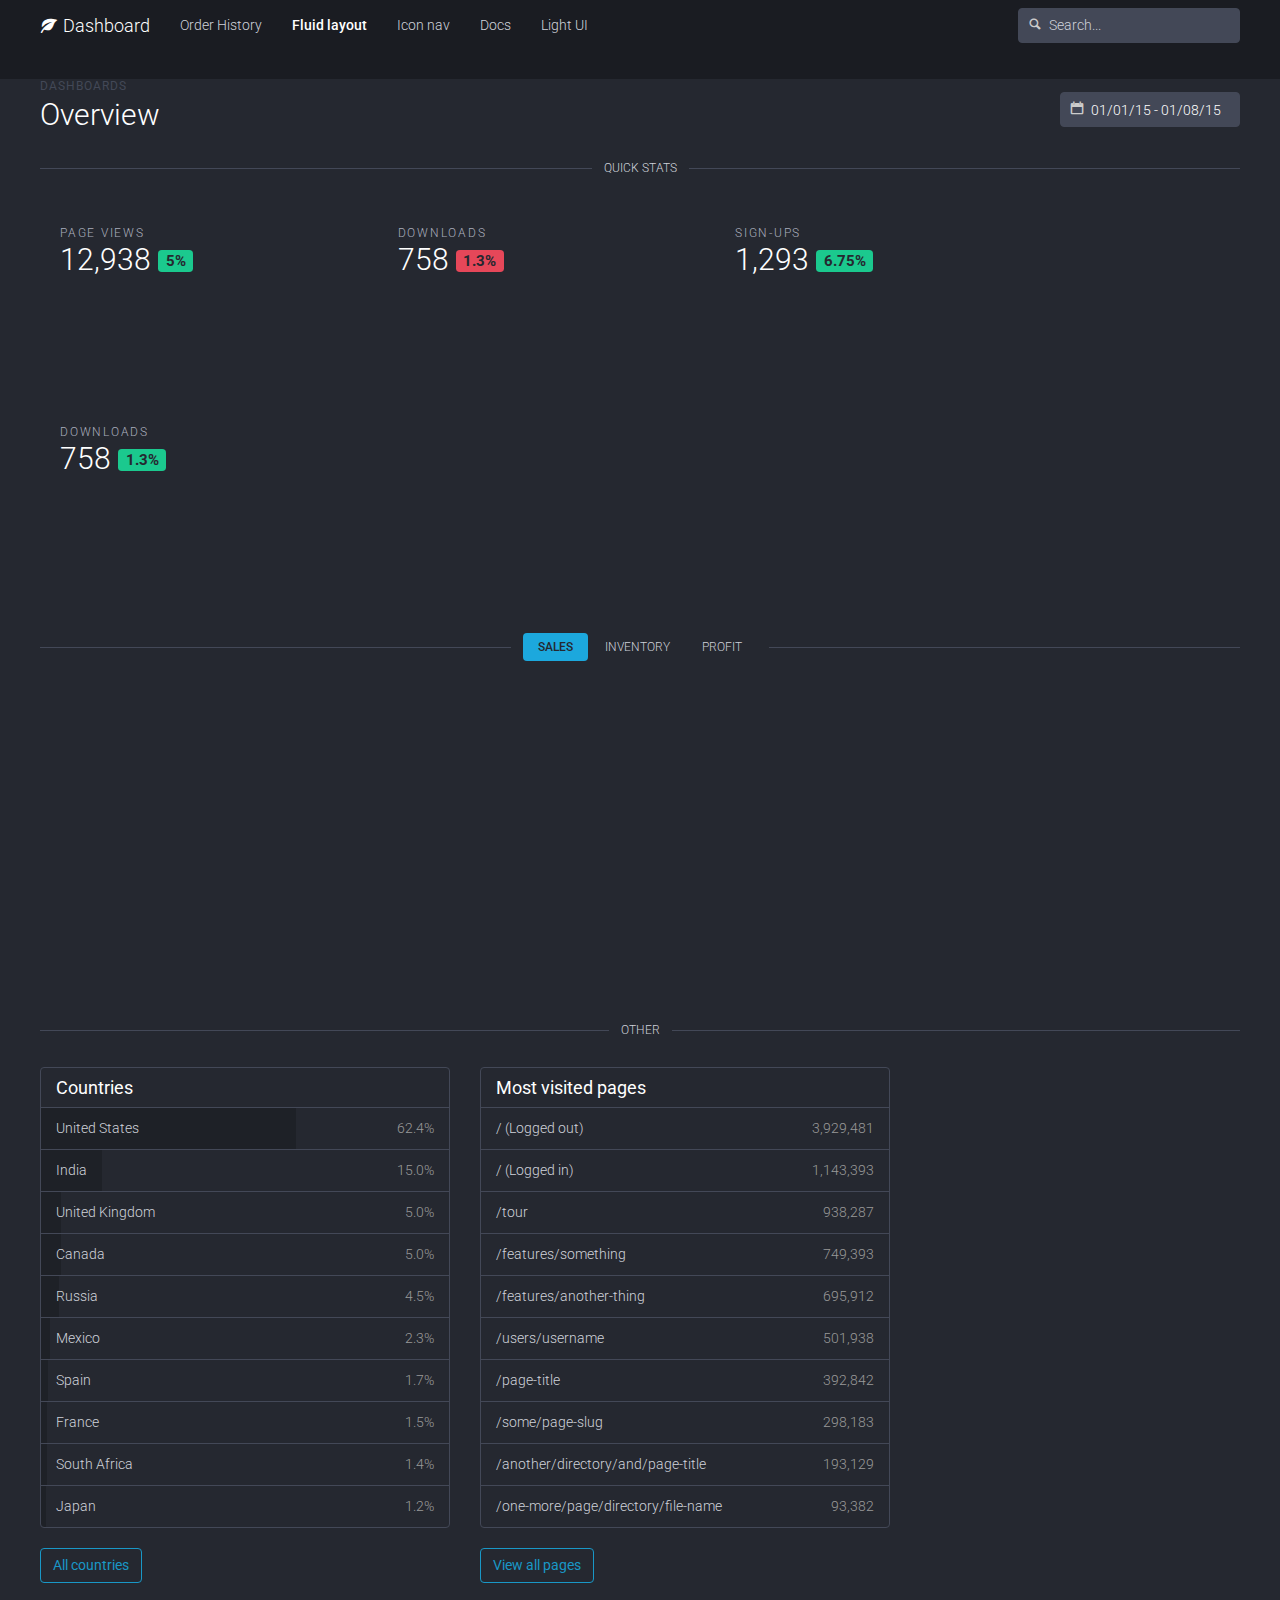
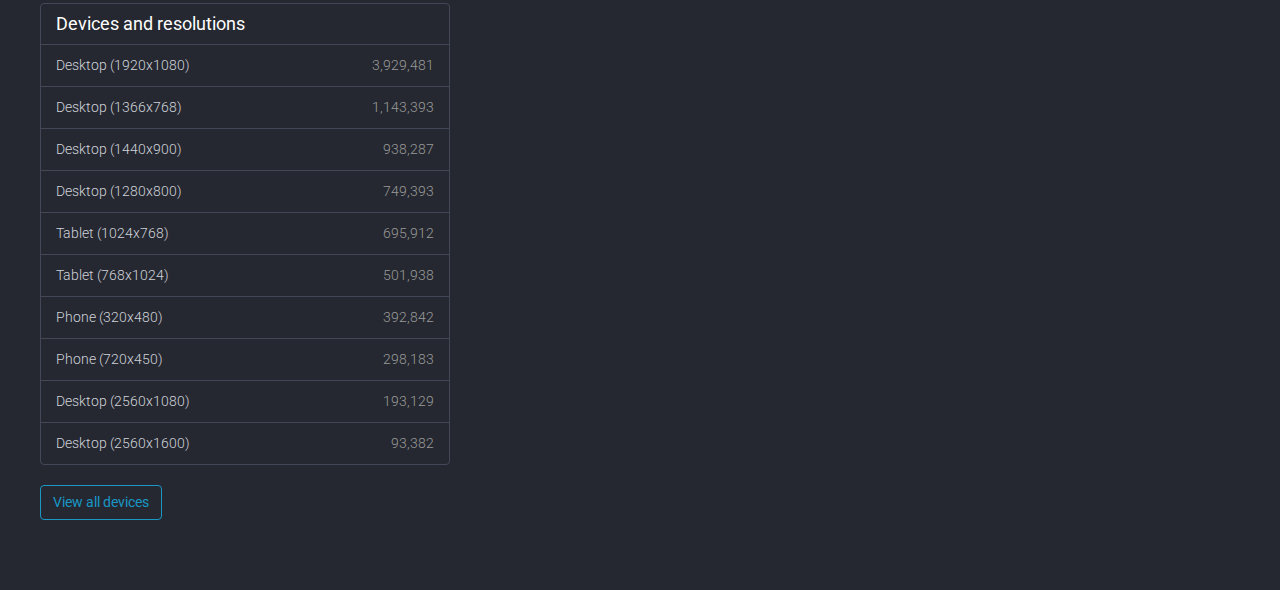
<file: index2.html>
<html lang="en"><head>
    <meta charset="utf-8">
    <meta http-equiv="X-UA-Compatible" content="IE=edge">
    <meta name="viewport" content="width=device-width, initial-scale=1">
    <meta name="description" content="">
    <meta name="keywords" content="">
    <meta name="author" content="">

    <title>

        Fluid · Dashboard theme · Official Bootstrap Themes

    </title>

    <link href="http://fonts.googleapis.com/css?family=Roboto:300,400,500,700,400italic" rel="stylesheet">

      <link href="assets/css/toolkit-inverse.css" rel="stylesheet">


    <link href="assets/css/application.css" rel="stylesheet">

    <style>
      /* note: this is a hack for ios iframe for bootstrap themes shopify page */
      /* this chunk of css is not part of the toolkit :) */
      body {
        width: 1px;
        min-width: 100%;
        *width: 100%;
      }
    </style>
  </head>


<body class="ts">
  <nav class="ci ou g">
    <div class="ft ui">
      <div class="oj">
        <button type="button" class="om collapsed" data-toggle="collapse" data-target="#navbar" aria-expanded="false" aria-controls="navbar">
          <span class="ct">Toggle navigation</span>
          <span class="on"></span>
          <span class="on"></span>
          <span class="on"></span>
        </button>
        <a class="ol tu" href="../index.html">
          <span class="bv act tt"></span>
          Dashboard
        </a>
      </div>
      <div id="navbar" class="ok collapse">
        <ul class="nav navbar-nav">
          <li>
            <a href="../order-history/index.html">Order History</a>
          </li>
          <li class="active">
            <a href="../fluid/index.html">Fluid layout</a>
          </li>
          <li>
            <a href="../icon-nav/index.html">Icon nav</a>
          </li>
          <li>
            <a href="../docs/index.html">
              Docs
            </a>
          </li>
          <li>
            <a href="../light/index.html">Light UI</a>
          </li>
        </ul>
        <form class="fa oo ny">
          <div class="aol">
            <input class="form-control" type="text" placeholder="Search...">
            <span class="bv adn"></span>
          </div>
        </form>
      </div>
    </div>
  </nav>

  <div class="ft ui">
    <div class="apa alg">
  <div class="apb">
    <h6 class="apd">Dashboards</h6>
    <h2 class="apc">Overview</h2>
  </div>

  <div class="ob ape">
    <div class="tn aol">
      <input type="text" value="01/01/15 - 01/08/15" class="form-control" data-provide="datepicker">
      <span class="bv wt"></span>
    </div>
  </div>
</div>

<div class="anv aky ali">
  <h3 class="anw anx">Quick stats</h3>
</div>
<div class="fu apt">
  <div class="gq gf ala">
    <div class="apu">
      <div class="alz">
        <span class="anj">Page views</span>
        <h2 class="ani">
          12,938
          <small class="bz pd">5%</small>
        </h2>
      </div>
      <canvas id="sparkline1" width="354" height="88" class="apv" data-chart="spark-line" data-value="[{strokeColor: '#1ca8dd', fillColor:'rgba(28,168,221,.03)', data:[28,68,41,43,96,45,100]}]" data-labels="['a', 'b','c','d','e','f','g']" style="width: 354px; height: 88px;"></canvas>
    </div>
  </div>
  <div class="gq gf ala">
    <div class="apu">
      <div class="alz">
        <span class="anj">Downloads</span>
        <h2 class="ani">
          758
          <small class="bz pg">1.3%</small>
        </h2>
      </div>
      <canvas id="sparkline1" width="354" height="88" class="apv" data-chart="spark-line" data-value="[{strokeColor: '#1ca8dd', fillColor:'rgba(28,168,221,.03)', data:[4,34,64,27,96,50,80]}]" data-labels="['a', 'b','c','d','e','f','g']" style="width: 354px; height: 88px;"></canvas>
    </div>
  </div>
  <div class="gq gf ala">
    <div class="apu">
      <div class="alz">
        <span class="anj">Sign-ups</span>
        <h2 class="ani">
          1,293
          <small class="bz pd">6.75%</small>
        </h2>
      </div>
      <canvas id="sparkline1" width="354" height="88" class="apv" data-chart="spark-line" data-value="[{strokeColor: '#1ca8dd', fillColor:'rgba(28,168,221,.03)', data:[12,38,32,60,36,54,68]}]" data-labels="['a', 'b','c','d','e','f','g']" style="width: 354px; height: 88px;"></canvas>
    </div>
  </div>
  <div class="gq gf ala">
    <div class="apu">
      <div class="alz">
        <span class="anj">Downloads</span>
        <h2 class="ani">
          758
          <small class="bz pd">1.3%</small>
        </h2>
      </div>
      <canvas id="sparkline1" width="354" height="88" class="apv" data-chart="spark-line" data-value="[{strokeColor: '#1ca8dd', fillColor:'rgba(28,168,221,.03)', data:[43,48,52,58,50,95,100]}]" data-labels="['a', 'b','c','d','e','f','g']" style="width: 354px; height: 88px;"></canvas>
    </div>
  </div>
</div>

<div class="anv all">
  <ul class="nav of anw any" role="tablist">
    <li class="active" role="presentation">
      <a href="#sales" role="tab" data-toggle="tab" aria-controls="sales">Sales</a>
    </li>
    <li role="presentation">
      <a href="#inventory" role="tab" data-toggle="tab" aria-controls="inventory">Inventory</a>
    </li>
    <li role="presentation">
      <a href="#profit" role="tab" data-toggle="tab" aria-controls="profit">Profit</a>
    </li>
  </ul>
</div>

<div class="oh">
  <div role="tabpanel" class="oi active" id="sales">
    <div class="aqd">
       <canvas class="anu" width="1505" height="273" data-chart="line" data-scale-line-color="transparent" data-scale-grid-line-color="rgba(255,255,255,.05)" data-scale-font-color="#a2a2a2" data-labels="['','Aug 29','','','Sept 5','','','Sept 12','','','Sept 19','']" data-value="[{fillColor: 'rgba(28,168,221,.03)', data: [2500, 3300, 2512, 2775, 2498, 3512, 2925, 4275, 3507, 3825, 3445, 3985]}]" style="width: 1505px; height: 273px;">
      </canvas>
    </div>
  </div>

  <div role="tabpanel" class="oi" id="inventory">
    <div class="aqd">
      <canvas class="anu" width="600" height="400" data-chart="bar" data-scale-line-color="transparent" data-scale-grid-line-color="rgba(255,255,255,.05)" data-scale-font-color="#a2a2a2" data-labels="['August','September','October','November','December','January','February']" data-value="[{ label: 'First dataset', data: [65, 59, 80, 81, 56, 55, 40] }, { label: 'Second dataset', data: [28, 48, 40, 19, 86, 27, 90] }]">
      </canvas>
    </div>
  </div>

  <div role="tabpanel" class="oi" id="profit">
    <div class="fu aqe db">
      <div class="gi">
        <div class="aqf ale">
          <canvas class="ant" width="200" height="200" data-chart="doughnut" data-segment-stroke-color="#222" data-value="[{ value: 230, color: '#1ca8dd', label: 'Returning' }, { value: 130, color: '#1bc98e', label: 'New' }]">
          </canvas>
        </div>
        <strong class="dh">Traffic</strong>
        <h3>New vs Returning</h3>
      </div>
      <div class="gi">
        <div class="aqf ale">
          <canvas class="ant" width="200" height="200" data-chart="doughnut" data-segment-stroke-color="#222" data-value="[{ value: 330, color: '#1ca8dd', label: 'Recurring' }, { value: 30, color: '#1bc98e', label: 'New' }]">
          </canvas>
        </div>
        <strong class="dh">Revenue</strong>
        <h3>New vs Recurring</h3>
      </div>
      <div class="gi">
        <div class="aqf ale">
          <canvas class="ant" width="200" height="200" data-chart="doughnut" data-segment-stroke-color="#222" data-value="[{ value: 100, color: '#42a5f5', label: 'Referrals' }, { value: 260, color: '#1bc98e', label: 'Direct' }]">
          </canvas>
        </div>
        <strong class="dh">Traffic</strong>
        <h3>Direct vs Referrals</h3>
      </div>
    </div>
  </div>
</div>

<div class="anv aln ali">
  <h3 class="anw anx">Other</h3>
</div>

<div class="fu">
  <div class="gj ala">
    <div class="by">
      <h4 class="ty">
        Countries
      </h4>

        <a class="ph" href="#">
          <span class="tz" style="width: 62.4%;"></span>
          <span class="dy dh">62.4%</span>
          United States
        </a>

        <a class="ph" href="#">
          <span class="tz" style="width: 15.0%;"></span>
          <span class="dy dh">15.0%</span>
          India
        </a>

        <a class="ph" href="#">
          <span class="tz" style="width: 5.0%;"></span>
          <span class="dy dh">5.0%</span>
          United Kingdom
        </a>

        <a class="ph" href="#">
          <span class="tz" style="width: 5.0%;"></span>
          <span class="dy dh">5.0%</span>
          Canada
        </a>

        <a class="ph" href="#">
          <span class="tz" style="width: 4.5%;"></span>
          <span class="dy dh">4.5%</span>
          Russia
        </a>

        <a class="ph" href="#">
          <span class="tz" style="width: 2.3%;"></span>
          <span class="dy dh">2.3%</span>
          Mexico
        </a>

        <a class="ph" href="#">
          <span class="tz" style="width: 1.7%;"></span>
          <span class="dy dh">1.7%</span>
          Spain
        </a>

        <a class="ph" href="#">
          <span class="tz" style="width: 1.5%;"></span>
          <span class="dy dh">1.5%</span>
          France
        </a>

        <a class="ph" href="#">
          <span class="tz" style="width: 1.4%;"></span>
          <span class="dy dh">1.4%</span>
          South Africa
        </a>

        <a class="ph" href="#">
          <span class="tz" style="width: 1.2%;"></span>
          <span class="dy dh">1.2%</span>
          Japan
        </a>

    </div>
    <a href="#" class="ce apn">All countries</a>
  </div>
  <div class="gj ala">
    <div class="by">
      <h4 class="ty">
        Most visited pages
      </h4>

        <a class="ph" href="#">
          <span class="dy dh">3,929,481</span>
          / (Logged out)
        </a>

        <a class="ph" href="#">
          <span class="dy dh">1,143,393</span>
          / (Logged in)
        </a>

        <a class="ph" href="#">
          <span class="dy dh">938,287</span>
          /tour
        </a>

        <a class="ph" href="#">
          <span class="dy dh">749,393</span>
          /features/something
        </a>

        <a class="ph" href="#">
          <span class="dy dh">695,912</span>
          /features/another-thing
        </a>

        <a class="ph" href="#">
          <span class="dy dh">501,938</span>
          /users/username
        </a>

        <a class="ph" href="#">
          <span class="dy dh">392,842</span>
          /page-title
        </a>

        <a class="ph" href="#">
          <span class="dy dh">298,183</span>
          /some/page-slug
        </a>

        <a class="ph" href="#">
          <span class="dy dh">193,129</span>
          /another/directory/and/page-title
        </a>

        <a class="ph" href="#">
          <span class="dy dh">93,382</span>
          /one-more/page/directory/file-name
        </a>

    </div>
    <a href="#" class="ce apn">View all pages</a>
  </div>
  <div class="gj ala">
    <div class="by">
      <h4 class="ty">
        Devices and resolutions
      </h4>

        <a class="ph" href="#">
          <span class="dy dh">3,929,481</span>
          Desktop (1920x1080)
        </a>

        <a class="ph" href="#">
          <span class="dy dh">1,143,393</span>
          Desktop (1366x768)
        </a>

        <a class="ph" href="#">
          <span class="dy dh">938,287</span>
          Desktop (1440x900)
        </a>

        <a class="ph" href="#">
          <span class="dy dh">749,393</span>
          Desktop (1280x800)
        </a>

        <a class="ph" href="#">
          <span class="dy dh">695,912</span>
          Tablet (1024x768)
        </a>

        <a class="ph" href="#">
          <span class="dy dh">501,938</span>
          Tablet (768x1024)
        </a>

        <a class="ph" href="#">
          <span class="dy dh">392,842</span>
          Phone (320x480)
        </a>

        <a class="ph" href="#">
          <span class="dy dh">298,183</span>
          Phone (720x450)
        </a>

        <a class="ph" href="#">
          <span class="dy dh">193,129</span>
          Desktop (2560x1080)
        </a>

        <a class="ph" href="#">
          <span class="dy dh">93,382</span>
          Desktop (2560x1600)
        </a>

    </div>
    <a href="#" class="ce apn">View all devices</a>
  </div>
</div>

  </div>



</body></html>
</file>
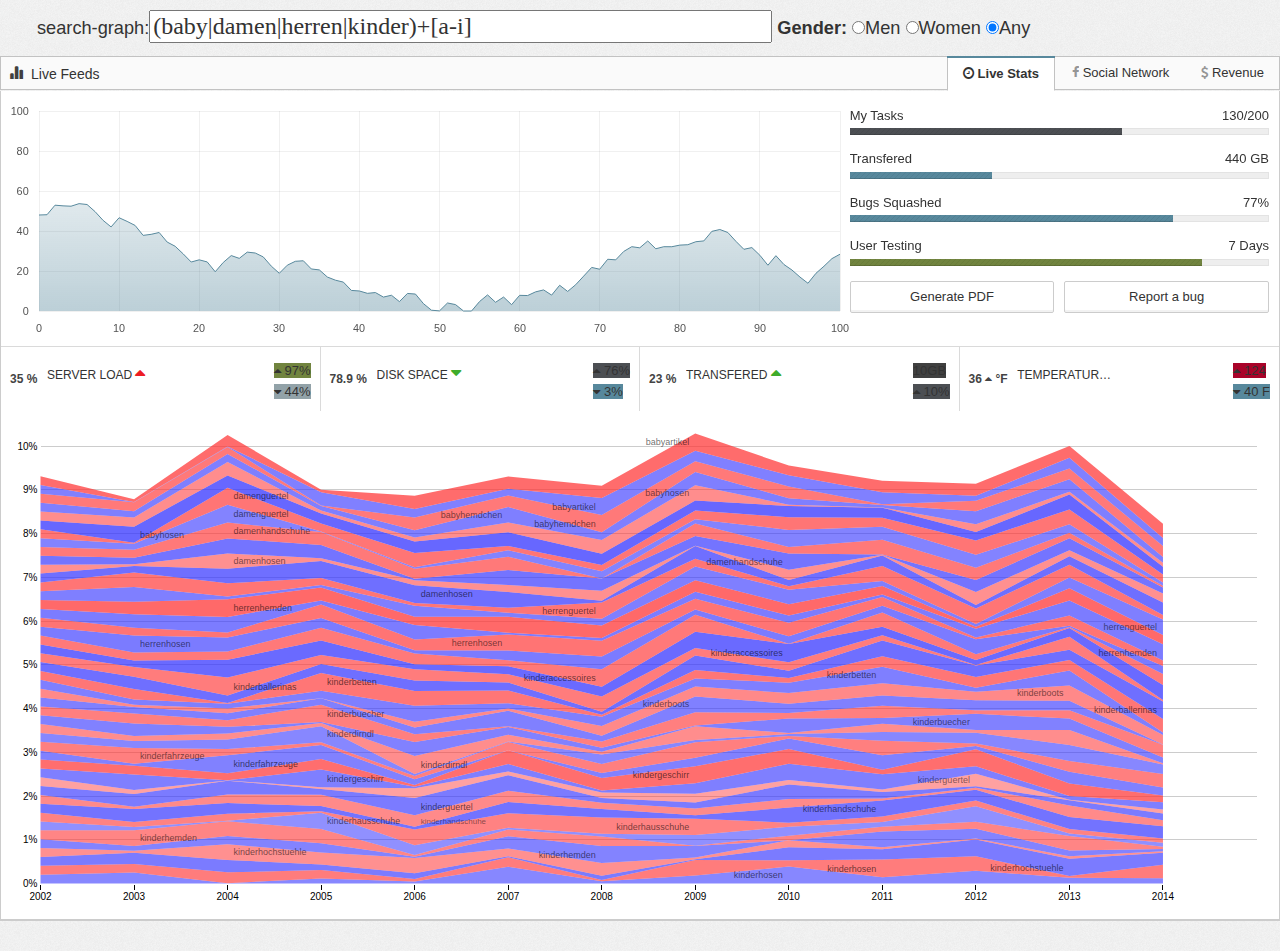
<file: assets/ajax/dashboard.html>
<!DOCTYPE html>
<html lang="en-us" data-ng-app="smartApp">
  <head>
    <meta charset="utf-8">
    <!--<meta http-equiv="X-UA-Compatible" content="IE=edge,chrome=1">-->


    <meta name="description" content="">
    <meta name="author" content="">

    <meta name="viewport" content="width=device-width, initial-scale=1.0, maximum-scale=1.0, user-scalable=no">

    <!-- Basic Styles -->
    <link rel="stylesheet" type="text/css" media="screen" href="../css/bootstrap.min.css">
    <link rel="stylesheet" type="text/css" media="screen" href="../css/font-awesome.min.css">

    <!-- SmartAdmin Styles : Please note (smartadmin-production.css) was created using LESS variables -->
    <link rel="stylesheet" type="text/css" media="screen" href="../css/smartadmin-production.min.css">
    <link rel="stylesheet" type="text/css" media="screen" href="../css/smartadmin-skins.min.css">

    <!-- SmartAdmin RTL Support is under construction-->
    <link rel="stylesheet" type="text/css" media="screen" href="../css/smartadmin-rtl.min.css">

    <script type="text/javascript" src="../js/protovis-r3.2.js"></script>
    <script type="text/javascript" src="../data/jobs.js"></script>

    <!-- We recommend you use "your_style.css" to override SmartAdmin
         specific styles this will also ensure you retrain your customization with each SmartAdmin update.
    <link rel="stylesheet" type="text/css" media="screen" href="css/your_style.css"> -->

    <!-- Goes with demo.js, you can delete this css when designing your own WebApp -->

<body style="overflow:hidden;height:100%;overflow-y:scroll;">
<section id="widget-grid">


    <style type="text/css">

#fig {
  padding:10px;
  font-size:1.4em;
  margin-left: 40px;
}

#footer {

  padding-left: 40px;
  color: #666;
}

#query {
  font: 24px helvetica neue;


  width:50%;
}

input{display:inline;}
    </style>

    <div class="row">


      <div class="span12" id="fig">


          search-graph:<input id="query" type="text" onkeyup="search(this.value);" value="(baby|damen|herren|kinder)+[a-i]">

      <b>Gender:</b>
      <input type="radio" name="gender" id="men" onchange="update(gender = 1);"
      ><label for="men">Men</label>
      <input type="radio" name="gender" id="women" onchange="update(gender = 2);"
      ><label for="women">Women</label>
      <input type="radio" name="gender" id="any" checked onchange="update(gender = 0);"
      ><label for="any">Any</label>
                </div>
      </div>

  <!-- row -->
  <div class="row" >
    <article class="col-sm-12" style="overflow:hidden;height:100%;">
      <!-- new widget -->
      <div class="jarviswidget" id="wid-id-0" data-widget-togglebutton="false" data-widget-editbutton="false" data-widget-fullscreenbutton="false" data-widget-colorbutton="false" data-widget-deletebutton="false" >
        <!-- widget options:
        usage: <div class="jarviswidget" id="wid-id-0" data-widget-editbutton="false">

        data-widget-colorbutton="false"
        data-widget-editbutton="false"
        data-widget-togglebutton="false"
        data-widget-deletebutton="false"
        data-widget-fullscreenbutton="false"
        data-widget-custombutton="false"
        data-widget-collapsed="true"
        data-widget-sortable="false"

        -->
        <header>
          <span class="widget-icon"> <i class="glyphicon glyphicon-stats txt-color-darken"></i> </span>
          <h2>Live Feeds </h2>

          <ul class="nav nav-tabs pull-right in" id="myTab">
            <li class="active">
              <a data-toggle="tab" href="#s1"><i class="fa fa-clock-o"></i> <span class="hidden-mobile hidden-tablet">Live Stats</span></a>
            </li>

            <li>
              <a data-toggle="tab" href="#s2"><i class="fa fa-facebook"></i> <span class="hidden-mobile hidden-tablet">Social Network</span></a>
            </li>

            <li>
              <a data-toggle="tab" href="#s3"><i class="fa fa-dollar"></i> <span class="hidden-mobile hidden-tablet">Revenue</span></a>
            </li>
          </ul>

        </header>

        <!-- widget div-->
        <div class="no-padding" style="overflow:hidden;height:100%;">
          <!-- widget edit box -->
          <div class="jarviswidget-editbox">

            test
          </div>
          <!-- end widget edit box -->

          <div class="widget-body" >
            <!-- content -->
            <div id="myTabContent" class="tab-content">
              <div class="tab-pane fade active in padding-10 no-padding-bottom" id="s1">
                <div class="row no-space">
                  <div class="col-xs-12 col-sm-12 col-md-8 col-lg-8">

                    <div id="updating-chart" class="chart-large txt-color-blue"></div>

                  </div>
                  <div class="col-xs-12 col-sm-12 col-md-4 col-lg-4 show-stats">

                    <div class="row">
                      <div class="col-xs-6 col-sm-6 col-md-12 col-lg-12"> <span class="text"> My Tasks <span class="pull-right">130/200</span> </span>
                        <div class="progress">
                          <div class="progress-bar bg-color-blueDark" style="width: 65%;"></div>
                        </div> </div>
                      <div class="col-xs-6 col-sm-6 col-md-12 col-lg-12"> <span class="text"> Transfered <span class="pull-right">440 GB</span> </span>
                        <div class="progress">
                          <div class="progress-bar bg-color-blue" style="width: 34%;"></div>
                        </div> </div>
                      <div class="col-xs-6 col-sm-6 col-md-12 col-lg-12"> <span class="text"> Bugs Squashed<span class="pull-right">77%</span> </span>
                        <div class="progress">
                          <div class="progress-bar bg-color-blue" style="width: 77%;"></div>
                        </div> </div>
                      <div class="col-xs-6 col-sm-6 col-md-12 col-lg-12"> <span class="text"> User Testing <span class="pull-right">7 Days</span> </span>
                        <div class="progress">
                          <div class="progress-bar bg-color-greenLight" style="width: 84%;"></div>
                        </div> </div>

                      <span class="show-stat-buttons"> <span class="col-xs-12 col-sm-6 col-md-6 col-lg-6"> <a href="javascript:void(0);" class="btn btn-default btn-block hidden-xs">Generate PDF</a> </span> <span class="col-xs-12 col-sm-6 col-md-6 col-lg-6"> <a href="javascript:void(0);" class="btn btn-default btn-block hidden-xs">Report a bug</a> </span> </span>

                    </div>

                  </div>
                </div>

                <div class="show-stat-microcharts">
                  <div class="col-xs-12 col-sm-3 col-md-3 col-lg-3">

                    <div class="easy-pie-chart txt-color-orangeDark" data-percent="33" data-pie-size="50">
                      <span class="percent percent-sign">35</span>
                    </div>
                    <span class="easy-pie-title"> Server Load <i class="fa fa-caret-up icon-color-bad"></i> </span>
                    <ul class="smaller-stat hidden-sm pull-right">
                      <li>
                        <span class="div bg-color-greenLight"><i class="fa fa-caret-up"></i> 97%</span>
                      </li>
                      <li>
                        <span class="div bg-color-blueLight"><i class="fa fa-caret-down"></i> 44%</span>
                      </li>
                    </ul>
                    <div class="sparkline txt-color-greenLight hidden-sm hidden-md pull-right" data-sparkline-type="line" data-sparkline-height="33px" data-sparkline-width="70px" data-fill-color="transparent">
                      130, 187, 250, 257, 200, 210, 300, 270, 363, 247, 270, 363, 247
                    </div>
                  </div>
                  <div class="col-xs-12 col-sm-3 col-md-3 col-lg-3">
                    <div class="easy-pie-chart txt-color-greenLight" data-percent="78.9" data-pie-size="50">
                      <span class="percent percent-sign">78.9 </span>
                    </div>
                    <span class="easy-pie-title"> Disk Space <i class="fa fa-caret-down icon-color-good"></i></span>
                    <ul class="smaller-stat hidden-sm pull-right">
                      <li>
                        <span class="div bg-color-blueDark"><i class="fa fa-caret-up"></i> 76%</span>
                      </li>
                      <li>
                        <span class="div bg-color-blue"><i class="fa fa-caret-down"></i> 3%</span>
                      </li>
                    </ul>
                    <div class="sparkline txt-color-blue hidden-sm hidden-md pull-right" data-sparkline-type="line" data-sparkline-height="33px" data-sparkline-width="70px" data-fill-color="transparent">
                      257, 200, 210, 300, 270, 363, 130, 187, 250, 247, 270, 363, 247
                    </div>
                  </div>
                  <div class="col-xs-12 col-sm-3 col-md-3 col-lg-3">
                    <div class="easy-pie-chart txt-color-blue" data-percent="23" data-pie-size="50">
                      <span class="percent percent-sign">23 </span>
                    </div>
                    <span class="easy-pie-title"> Transfered <i class="fa fa-caret-up icon-color-good"></i></span>
                    <ul class="smaller-stat hidden-sm pull-right">
                      <li>
                        <span class="div bg-color-darken">10GB</span>
                      </li>
                      <li>
                        <span class="div bg-color-blueDark"><i class="fa fa-caret-up"></i> 10%</span>
                      </li>
                    </ul>
                    <div class="sparkline txt-color-darken hidden-sm hidden-md pull-right" data-sparkline-type="line" data-sparkline-height="33px" data-sparkline-width="70px" data-fill-color="transparent">
                      200, 210, 363, 247, 300, 270, 130, 187, 250, 257, 363, 247, 270
                    </div>
                  </div>
                  <div class="col-xs-12 col-sm-3 col-md-3 col-lg-3">
                    <div class="easy-pie-chart txt-color-darken" data-percent="36" data-pie-size="50">
                      <span class="percent degree-sign">36 <i class="fa fa-caret-up"></i></span>
                    </div>
                    <span class="easy-pie-title"> Temperature <i class="fa fa-caret-down icon-color-good"></i></span>
                    <ul class="smaller-stat hidden-sm pull-right">
                      <li>
                        <span class="div bg-color-red"><i class="fa fa-caret-up"></i> 124</span>
                      </li>
                      <li>
                        <span class="div bg-color-blue"><i class="fa fa-caret-down"></i> 40 F</span>
                      </li>
                    </ul>
                    <div class="sparkline txt-color-red hidden-sm hidden-md pull-right" data-sparkline-type="line" data-sparkline-height="33px" data-sparkline-width="70px" data-fill-color="transparent">
                      2700, 3631, 2471, 2700, 3631, 2471, 1300, 1877, 2500, 2577, 2000, 2100, 3000
                    </div>
                  </div>
                </div>

              </div>
              <!-- end s1 tab pane -->

              <div class="tab-pane fade" id="s2">
                <div class="widget-body-toolbar bg-color-white">

                  <form class="form-inline" role="form">

                    <div class="form-group">
                      <div class="sr-only" for="s123">Show From</div>
                      <input type="email" class="form-control input-sm" id="s123" placeholder="Show From">
                    </div>
                    <div class="form-group">
                      <input type="email" class="form-control input-sm" id="s124" placeholder="To">
                    </div>

                    <div class="btn-group hidden-phone pull-right">
                      <a class="btn dropdown-toggle btn-xs btn-default" data-toggle="dropdown"><i class="fa fa-cog"></i> More <span class="caret"> </span> </a>
                      <ul class="dropdown-menu pull-right">
                        <li>
                          <a href="javascript:void(0);"><i class="fa fa-file-text-alt"></i> Export to PDF</a>
                        </li>
                        <li>
                          <a href="javascript:void(0);"><i class="fa fa-question-sign"></i> Help</a>
                        </li>
                      </ul>
                    </div>

                  </form>

                </div>
                <div class="padding-10">
                  <div id="statsChart" class="chart-large has-legend-unique"></div>
                </div>

              </div>
              <!-- end s2 tab pane -->

              <div class="tab-pane fade" id="s3">

                <div class="widget-body-toolbar bg-color-white smart-form" id="rev-toggles">

                  <div class="inline-group">

                    <div for="gra-0" class="checkbox">
                      <input type="checkbox" name="gra-0" id="gra-0" checked="checked">
                      <i></i> Target </div>
                    <div for="gra-1" class="checkbox">
                      <input type="checkbox" name="gra-1" id="gra-1" checked="checked">
                      <i></i> Actual </div>
                    <div for="gra-2" class="checkbox">
                      <input type="checkbox" name="gra-2" id="gra-2" checked="checked">
                      <i></i> Signups </div>
                  </div>

                  <div class="btn-group hidden-phone pull-right">
                    <a class="btn dropdown-toggle btn-xs btn-default" data-toggle="dropdown"><i class="fa fa-cog"></i> More <span class="caret"> </span> </a>
                    <ul class="dropdown-menu pull-right">
                      <li>
                        <a href="javascript:void(0);"><i class="fa fa-file-text-alt"></i> Export to PDF</a>
                      </li>
                      <li>
                        <a href="javascript:void(0);"><i class="fa fa-question-sign"></i> Help</a>
                      </li>
                    </ul>
                  </div>

                </div>

                <div class="padding-10">
                  <div id="flotcontainer" class="chart-large has-legend-unique"></div>
                </div>
              </div>
              <!-- end s3 tab pane -->
            </div>


    <div class="row">
      <div id="fig"></div>
    </div>
</div>


    <script type="text/javascript+protovis">

/* Interaction state. */
var gender = 0,
    re = "";

/* Flatten the tree into an array to faciliate transformation. */
var jobs = pv.flatten(jobs)
    .key("job")
    .key("gender", function(g) (g == "men") ? 1 : 2)
    .key("year", function(i) years[i])
    .key("people")
    .array();

/*
 * Use per-year sums to normalize the data, so we can compute a
 * percentage. Use per-gender+job sums to determine a saturation encoding.
 */
var sumByYear = pv.nest(jobs)
    .key(function(d) d.year)
    .rollup(function(v) pv.sum(v, function(d) d.people)),
  sumByJob = pv.nest(jobs)
    .key(function(d) d.gender + d.job)
    .rollup(function(v) pv.sum(v, function(d) d.people));

/* Cache the percentage of people employed per year. */
jobs.forEach(function(d) d.percent = 100 * d.people / sumByYear[d.year]);

/* Sizing parameters and scales. */
var w = window.innerWidth*0.95,
    h = window.innerHeight*0.5,

    x = pv.Scale.linear(2002, 2015).range(0, w),
    y = pv.Scale.linear(0, 100).range(0, h),
    color = pv.Scale.ordinal(1, 2).range("#33f", "#f33"),
    alpha = pv.Scale.linear(pv.values(sumByJob)).range(.4, .8);

/* The root panel. */
var vis = new pv.Panel()
    .width(w)
    .height(h)
    .top(9.5)
    .left(39.5)
    .right(20)
    .bottom(30);

/* A background bar to reset the search query.  */
vis.add(pv.Bar)
    .fillStyle("white")
    .event("click", function() search(""))
    .cursor("pointer");

/* Y-axis ticks and divs. */
vis.add(pv.Rule)
    .data(function() y.ticks())
    .bottom(y)
    .strokeStyle(function(y) y ? "#ccc" : "#fff")
  .anchor("left").add(pv.Label)
    .text(function(d) y.tickFormat(d) + "%");

/* Stack layout. */
var area = vis.add(pv.Layout.Stack)
    .layers(function() pv.nest(jobs.filter(test))
        .key(function(d) d.gender + d.job)
        .sortKeys(function(a, b) pv.reverseOrder(a.substring(1), b.substring(1)))
        .entries())
    .values(function(d) d.values)
    .x(function(d) x(d.year))
    .y(function(d) y(d.percent))
  .layer.add(pv.Area)
    .def("alpha", function(d) alpha(sumByJob[d.key]))
    .fillStyle(function(d) color(d.gender).alpha(this.alpha()))
    .cursor("pointer")
    .event("mouseover", function(d) this.alpha(1).title(d.job))
    .event("mouseout", function(d) this.alpha(null))
    .event("click", function(d) search("^" + d.job + "$"));

/* Stack divs. */
vis.add(pv.Panel)
    .extend(area.parent)
  .add(pv.Area)
    .extend(area)
    .fillStyle(null)
  .anchor("center").add(pv.Label)
    .def("max", function(d) pv.max.index(d.values, function(d) d.percent))
    .visible(function() this.index == this.max())
    .font(function(d) Math.round(5 + Math.sqrt(y(d.percent))) + "px sans-serif")
    .textMargin(6)
    .textStyle(function(d) "rgba(0, 0, 0, " + (Math.sqrt(y(d.percent)) / 7) + ")")
    .textAlign(function() this.index < 5 ? "left" : "right")
    .text(function(d, p) p.key.substring(1));

/* X-axis ticks and divs. */
vis.add(pv.Rule)
    .data(pv.range(2002, 2015,1))
    .left(x)
    .bottom(-6)
    .height(5)
  .anchor("bottom").add(pv.Label);

/* Update the query regular expression when text is entered. */
function search(text) {

  if (text != re) {
    if (query.value != text) {
      query.value = text;
      query.focus();
    }
    re = new RegExp(text, "i");
    update();
  }


}

/* Tests to see whether the specified datum matches the current filters. */
function test(d) {
  return (!gender || d.gender == gender) && d.job.match(re);
}

/* Recompute the y-scale domain based on query filtering. */
function update() {
  y.domain(0, Math.min(100, pv.max(pv.values(pv.nest(jobs.filter(test))
      .key(function(d) d.year)
      .rollup(function(v) pv.sum(v, function(d) d.percent))))));
  vis.render();
setTimeout(function() {},3000);
}

vis.render();
search($("#query").val());
    </script>

            <!-- end content -->
          </div>

        </div>
        <!-- end widget div -->
      </div>
      <!-- end widget -->

    </article>

  </div>

    <!-- MAIN APP JS FILE -->



    <script src="../js/jquery-2.0.2.min.js"></script>

    <script src="../js/app.config.js"></script>
    <script src="../js/jquery-ui.min.js"></script>
    <!-- BOOTSTRAP JS -->
    <script src="../js/bootstrap.min.js"></script></script>

    <!-- EASY PIE CHARTS -->
    <script src="../js/plugin/easy-pie-chart/jquery.easy-pie-chart.min.js"async ></script>

    <!-- SPARKLINES -->
    <script src="../js/plugin/sparkline/jquery.sparkline.min.js"async ></script>
    <script src="../js/app.js"></script>
<script type="text/javascript" class="ng-scope">
  /* DO NOT REMOVE : GLOBAL FUNCTIONS!
   *
   * pageSetUp(); WILL CALL THE FOLLOWING FUNCTIONS
   *
   * // activate tooltips
   * $("[rel=tooltip]").tooltip();
   *
   * // activate popovers
   * $("[rel=popover]").popover();
   *
   * // activate popovers with hover states
   * $("[rel=popover-hover]").popover({ trigger: "hover" });
   *
   * // activate inline charts
   * runAllCharts();
   *
   * // setup widgets
   * setup_widgets_desktop();
   *
   * // run form elements
   * runAllForms();
   *
   ********************************
   *
   * pageSetUp() is needed whenever you load a page.
   * It initializes and checks for all basic elements of the page
   * and makes rendering easier.
   *
   */

  pageSetUp();

  /*
   * PAGE RELATED SCRIPTS
   */

  // pagefunction

  var pagefunction = function() {

    $(".js-status-update a").click(function () {
        var selText = $(this).text();
        var $this = $(this);
        $this.parents('.btn-group').find('.dropdown-toggle').html(selText + ' <span class="caret"></span>');
        $this.parents('.dropdown-menu').find('li').removeClass('active');
        $this.parent().addClass('active');
    });

    /*
     * TODO: add a way to add more todo's to list
     */

    // initialize sortable

      $("#sortable1, #sortable2").sortable({
          handle: '.handle',
          connectWith: ".todo",
          update: countTasks
      }).disableSelection();


    // check and uncheck
    $('.todo .checkbox > input[type="checkbox"]').click(function () {
        var $this = $(this).parent().parent().parent();

        if ($(this).prop('checked')) {
            $this.addClass("complete");

            // remove this if you want to undo a check list once checked
            //$(this).attr("disabled", true);
            $(this).parent().hide();

            // once clicked - add class, copy to memory then remove and add to sortable3
            $this.slideUp(500, function () {
                $this.clone().prependTo("#sortable3").effect("highlight", {}, 800);
                $this.remove();
                countTasks();
            });
        } else {
            // insert undo code here...
        }

    })
    // count tasks
    function countTasks() {

        $('.todo-group-title').each(function () {
            var $this = $(this);
            $this.find(".num-of-tasks").text($this.next().find("li").size());
        });

    }

    /*
     * RUN PAGE GRAPHS
     */

    // Load FLOAT dependencies (related to page)
    loadScript("js/plugin/flot/jquery.flot.cust.min.js", loadFlotResize);

    function loadFlotResize() {
        loadScript("js/plugin/flot/jquery.flot.resize.min.js", loadFlotToolTip);
    }

    function loadFlotToolTip() {
        loadScript("js/plugin/flot/jquery.flot.tooltip.min.js", generatePageGraphs);
    }

    function generatePageGraphs() {

        /* TAB 1: UPDATING CHART */
        // For the demo we use generated data, but normally it would be coming from the server

        var data = [],
            totalPoints = 200,
            $UpdatingChartColors = $("#updating-chart").css('color');

        function getRandomData() {
            if (data.length > 0)
                data = data.slice(1);

            // do a random walk
            while (data.length < totalPoints) {
                var prev = data.length > 0 ? data[data.length - 1] : 50;
                var y = prev + Math.random() * 10 - 5;
                if (y < 0)
                    y = 0;
                if (y > 100)
                    y = 100;
                data.push(y);
            }

            // zip the generated y values with the x values
            var res = [];
            for (var i = 0; i < data.length; ++i)
                res.push([i, data[i]])
            return res;
        }

        // setup control widget
        var updateInterval = 1500;
        $("#updating-chart").val(updateInterval).change(function () {

            var v = $(this).val();
            if (v && !isNaN(+v)) {
                updateInterval = +v;
                $(this).val("" + updateInterval);
            }

        });

        // setup plot
        var options = {
            yaxis: {
                min: 0,
                max: 100
            },
            xaxis: {
                min: 0,
                max: 100
            },
            colors: [$UpdatingChartColors],
            series: {
                lines: {
                    lineWidth: 1,
                    fill: true,
                    fillColor: {
                        colors: [{
                            opacity: 0.4
                        }, {
                            opacity: 0
                        }]
                    },
                    steps: false

                }
            }
        };

        var plot = $.plot($("#updating-chart"), [getRandomData()], options);

        /* live switch */
        $('input[type="checkbox"]#start_interval').click(function () {
            if ($(this).prop('checked')) {
                $on = true;
                updateInterval = 1500;
                update();
            } else {
                clearInterval(updateInterval);
                $on = false;
            }
        });

        function update() {
            if ($on == true) {
                plot.setData([getRandomData()]);
                plot.draw();
                setTimeout(update, updateInterval);

            } else {
                clearInterval(updateInterval)
            }

        }

        var $on = false;

        /*end updating chart*/

        /* TAB 2: Social Network  */

        $(function () {
            // jQuery Flot Chart
            var twitter = [
                [1, 27],
                [2, 34],
                [3, 51],
                [4, 48],
                [5, 55],
                [6, 65],
                [7, 61],
                [8, 70],
                [9, 65],
                [10, 75],
                [11, 57],
                [12, 59],
                [13, 62]
            ],
                facebook = [
                    [1, 25],
                    [2, 31],
                    [3, 45],
                    [4, 37],
                    [5, 38],
                    [6, 40],
                    [7, 47],
                    [8, 55],
                    [9, 43],
                    [10, 50],
                    [11, 47],
                    [12, 39],
                    [13, 47]
                ],
                data = [{
                    div: "Twitter",
                    data: twitter,
                    lines: {
                        show: true,
                        lineWidth: 1,
                        fill: true,
                        fillColor: {
                            colors: [{
                                opacity: 0.1
                            }, {
                                opacity: 0.13
                            }]
                        }
                    },
                    points: {
                        show: true
                    }
                }, {
                    div: "Facebook",
                    data: facebook,
                    lines: {
                        show: true,
                        lineWidth: 1,
                        fill: true,
                        fillColor: {
                            colors: [{
                                opacity: 0.1
                            }, {
                                opacity: 0.13
                            }]
                        }
                    },
                    points: {
                        show: true
                    }
                }];

            var options = {
                grid: {
                    hoverable: true
                },
                colors: ["#568A89", "#3276B1"],
                tooltip: true,
                tooltipOpts: {
                    //content : "Value <b>$x</b> Value <span>$y</span>",
                    defaultTheme: false
                },
                xaxis: {
                    ticks: [
                        [1, "JAN"],
                        [2, "FEB"],
                        [3, "MAR"],
                        [4, "APR"],
                        [5, "MAY"],
                        [6, "JUN"],
                        [7, "JUL"],
                        [8, "AUG"],
                        [9, "SEP"],
                        [10, "OCT"],
                        [11, "NOV"],
                        [12, "DEC"],
                        [13, "JAN+1"]
                    ]
                },
                yaxes: {

                }
            };

            var plot3 = $.plot($("#statsChart"), data, options);
        });

        // END TAB 2

        // TAB THREE GRAPH //
        /* TAB 3: Revenew  */

        $(function () {

            var trgt = [
                [1354586000000, 153],
                [1364587000000, 658],
                [1374588000000, 198],
                [1384589000000, 663],
                [1394590000000, 801],
                [1404591000000, 1080],
                [1414592000000, 353],
                [1424593000000, 749],
                [1434594000000, 523],
                [1444595000000, 258],
                [1454596000000, 688],
                [1464597000000, 364]
            ],
                prft = [
                    [1354586000000, 53],
                    [1364587000000, 65],
                    [1374588000000, 98],
                    [1384589000000, 83],
                    [1394590000000, 980],
                    [1404591000000, 808],
                    [1414592000000, 720],
                    [1424593000000, 674],
                    [1434594000000, 23],
                    [1444595000000, 79],
                    [1454596000000, 88],
                    [1464597000000, 36]
                ],
                sgnups = [
                    [1354586000000, 647],
                    [1364587000000, 435],
                    [1374588000000, 784],
                    [1384589000000, 346],
                    [1394590000000, 487],
                    [1404591000000, 463],
                    [1414592000000, 479],
                    [1424593000000, 236],
                    [1434594000000, 843],
                    [1444595000000, 657],
                    [1454596000000, 241],
                    [1464597000000, 341]
                ],
                toggles = $("#rev-toggles"),
                target = $("#flotcontainer");

            var data = [{
                div: "Target Profit",
                data: trgt,
                bars: {
                    show: true,
                    align: "center",
                    barWidth: 30 * 30 * 60 * 1000 * 80
                }
            }, {
                div: "Actual Profit",
                data: prft,
                color: '#3276B1',
                lines: {
                    show: true,
                    lineWidth: 3
                },
                points: {
                    show: true
                }
            }, {
                div: "Actual Signups",
                data: sgnups,
                color: '#71843F',
                lines: {
                    show: true,
                    lineWidth: 1
                },
                points: {
                    show: true
                }
            }]

            var options = {
                grid: {
                    hoverable: true
                },
                tooltip: true,
                tooltipOpts: {
                    //content: '%x - %y',
                    //dateFormat: '%b %y',
                    defaultTheme: false
                },
                xaxis: {
                    mode: "time"
                },
                yaxes: {
                    tickFormatter: function (val, axis) {
                        return "$" + val;
                    },
                    max: 1200
                }

            };

            plot2 = null;

            function plotNow() {
                var d = [];
                toggles.find(':checkbox').each(function () {
                    if ($(this).is(':checked')) {
                        d.push(data[$(this).attr("name").substr(4, 1)]);
                    }
                });
                if (d.length > 0) {
                    if (plot2) {
                        plot2.setData(d);
                        plot2.draw();
                    } else {
                        plot2 = $.plot(target, d, options);
                    }
                }

            };

            toggles.find(':checkbox').on('change', function () {
                plotNow();
            });
            plotNow()

        });

    }

    /*
     * VECTOR MAP
     */

    data_array = {
        "US": 4977,
        "AU": 4873,
        "IN": 3671,
        "BR": 2476,
        "TR": 1476,
        "CN": 146,
        "CA": 134,
        "BD": 100
    };

    // Load Map dependency 1 then call for dependency 2
    loadScript("js/plugin/vectormap/jquery-jvectormap-1.2.2.min.js", loadMapFile);

    // Load Map dependency 2 then rendeder Map
    function loadMapFile() {
        loadScript("js/plugin/vectormap/jquery-jvectormap-world-mill-en.js", renderVectorMap);
    }

    function renderVectorMap() {
        $('#vector-map').vectorMap({
            map: 'world_mill_en',
            backgroundColor: '#fff',
            regionStyle: {
                initial: {
                    fill: '#c4c4c4'
                },
                hover: {
                    "fill-opacity": 1
                }
            },
            series: {
                regions: [{
                    values: data_array,
                    scale: ['#85a8b6', '#4d7686'],
                    normalizeFunction: 'polynomial'
                }]
            },
            onRegionLabelShow: function (e, el, code) {
                if (typeof data_array[code] == 'undefined') {
                    e.preventDefault();
                } else {
                    var countrylbl = data_array[code];
                    el.html(el.html() + ': ' + countrylbl + ' visits');
                }
            }
        });
    }

    /*
     * FULL CALENDAR JS
     */

    // Load Calendar dependency then setup calendar
    loadScript("js/plugin/fullcalendar/jquery.fullcalendar.min.js", setupCalendar);

    function setupCalendar() {

        if ($("#calendar").length) {
            var date = new Date();
            var d = date.getDate();
            var m = date.getMonth();
            var y = date.getFullYear();

            var calendar = $('#calendar').fullCalendar({

                editable: true,
                draggable: true,
                selectable: false,
                selectHelper: true,
                unselectAuto: false,
                disableResizing: false,

                header: {
                    left: 'title', //,today
                    center: 'prev, next, today',
                    right: 'month, agendaWeek, agenDay' //month, agendaDay,
                },

                select: function (start, end, allDay) {
                    var title = prompt('Event Title:');
                    if (title) {
                        calendar.fullCalendar('renderEvent', {
                                title: title,
                                start: start,
                                end: end,
                                allDay: allDay
                            }, true // make the event "stick"
                        );
                    }
                    calendar.fullCalendar('unselect');
                },

                events: [{
                    title: 'All Day Event',
                    start: new Date(y, m, 1),
                    description: 'long description',
                    className: ["event", "bg-color-greenLight"],
                    icon: 'fa-check'
                }, {
                    title: 'Long Event',
                    start: new Date(y, m, d - 5),
                    end: new Date(y, m, d - 2),
                    className: ["event", "bg-color-red"],
                    icon: 'fa-lock'
                }, {
                    id: 999,
                    title: 'Repeating Event',
                    start: new Date(y, m, d - 3, 16, 0),
                    allDay: false,
                    className: ["event", "bg-color-blue"],
                    icon: 'fa-clock-o'
                }, {
                    id: 999,
                    title: 'Repeating Event',
                    start: new Date(y, m, d + 4, 16, 0),
                    allDay: false,
                    className: ["event", "bg-color-blue"],
                    icon: 'fa-clock-o'
                }, {
                    title: 'Meeting',
                    start: new Date(y, m, d, 10, 30),
                    allDay: false,
                    className: ["event", "bg-color-darken"]
                }, {
                    title: 'Lunch',
                    start: new Date(y, m, d, 12, 0),
                    end: new Date(y, m, d, 14, 0),
                    allDay: false,
                    className: ["event", "bg-color-darken"]
                }, {
                    title: 'Birthday Party',
                    start: new Date(y, m, d + 1, 19, 0),
                    end: new Date(y, m, d + 1, 22, 30),
                    allDay: false,
                    className: ["event", "bg-color-darken"]
                }, {
                    title: 'Smartadmin Open Day',
                    start: new Date(y, m, 28),
                    end: new Date(y, m, 29),
                    className: ["event", "bg-color-darken"]
                }],

                eventRender: function (event, element, icon) {
                    if (!event.description == "") {
                        element.find('.fc-event-title').append("<br/><span class='ultra-light'>" + event.description +
                            "</span>");
                    }
                    if (!event.icon == "") {
                        element.find('.fc-event-title').append("<i class='air air-top-right fa " + event.icon +
                            " '></i>");
                    }
                }
            });

        };

        /* hide default buttons */
        $('.fc-header-right, .fc-header-center').hide();

    }

    // calendar prev
    $('#calendar-buttons #btn-prev').click(function () {
        $('.fc-button-prev').click();
        return false;
    });

    // calendar next
    $('#calendar-buttons #btn-next').click(function () {
        $('.fc-button-next').click();
        return false;
    });

    // calendar today
    $('#calendar-buttons #btn-today').click(function () {
        $('.fc-button-today').click();
        return false;
    });

    // calendar month
    $('#mt').click(function () {
        $('#calendar').fullCalendar('changeView', 'month');
    });

    // calendar agenda week
    $('#ag').click(function () {
        $('#calendar').fullCalendar('changeView', 'agendaWeek');
    });

    // calendar agenda day
    $('#td').click(function () {
        $('#calendar').fullCalendar('changeView', 'agendaDay');
    });



  };

  // end pagefunction

  // run pagefunction on load
  pagefunction();


  $("#query").focus();

</script>


</body>
</html>
</file>
<file: assets/css/application.css>
/* global body padding */
body {
  padding-top:    20px;
  padding-bottom: 20px;
}

@media (min-width: 768px) {
  body {
    padding-top:    50px;
    padding-bottom: 50px;
  }
}


/* global spacing overrides */
h1, h2, h3, h4, h5, h6,
.a, .b, .c, .d, .e, .f {
  margin-top: 0;
}
hr {
  margin-top: 30px;
  margin-bottom: 30px;
}

.g,
.h {
  border-bottom: 0;
}
</file>
<file: assets/css/smartadmin-skins.min.css>
.smart-style-1 a{transition:color .1s linear 0s,background-color .1s linear 0s!important}.smart-style-1 body.container{border-left:1px solid rgba(34,38,46,.4);border-right:1px solid rgba(34,38,46,.4)}.smart-style-1 #header{background-image:none;background-color:#22262e}.smart-style-1 .project-context>:first-child{color:#697B92;text-shadow:0 0 1px #111318}.smart-style-1 #ribbon{background:#e6e6e6}.smart-style-1 #ribbon .breadcrumb li:last-child,.smart-style-1 #ribbon .breadcrumb>.active{color:#868686}.smart-style-1 #ribbon .breadcrumb,.smart-style-1 #ribbon .breadcrumb a{color:#747474!important}.smart-style-1 .breadcrumb>li+li:before{color:#646464}.smart-style-1 .project-selector{color:#B9B9B9}.smart-style-1 .dropdown-menu,.smart-style-1 .open>.dropdown-menu{padding:4px}.smart-style-1 .dropdown-menu>li>a{border-radius:4px;margin:3px 0}.smart-style-1 .btn.btn-ribbon{background-color:#697486;background-image:-moz-linear-gradient(top,#6f7d94,#697486);background-image:-webkit-gradient(linear,0 0,0 100%,from(#6f7d94),to(#697486));background-image:-webkit-linear-gradient(top,#6f7d94,#697486);background-image:-o-linear-gradient(top,#6f7d94,#697486);background-image:linear-gradient(to bottom,#6f7d94,#697486)}.smart-style-1 #logo-group span#activity{background:#0d0f12;border:1px solid #0d0f12;color:#fff;cursor:pointer}.smart-style-1 .btn-header>:first-child>a{background:#fb3c4a;border:1px solid #fb3c4a;color:#fff!important;cursor:pointer!important}.smart-style-1 .btn-header>:first-child>a:hover{opacity:.9}.smart-style-1 #cancel-search-js{background:#fb3c4a;line-height:29px!important}.smart-style-1 .MsgTitle .txt-color-orangeDark{color:#fb3c4a!important}@media (max-width:979px) and (min-width:768px){.smart-style-1 #hide-menu i{color:#fff!important}}@media only screen and (max-width:679px) and (min-width:0){.smart-style-1 #hide-menu i{color:#fff!important}}@media only screen and (max-width:479px) and (min-width:320px){.smart-style-1 #sparks{background:#fff}.smart-style-1 #cancel-search-js,.smart-style-1 .search-mobile .header-search>button{border-radius:3px}}.smart-style-1 .minifyme{background:#434953}.smart-style-1 .minifyme:hover{background:#5C6C86;color:#e1e8f3}.smart-style-1 #show-shortcut:hover>i{color:#fff}.smart-style-1 .page-footer,.smart-style-1 .superbox-show,.smart-style-1 aside{background:#1b1e24}.smart-style-1 .superbox-list.active:before{color:#1b1e24}.smart-style-1 #logo-group{background:#22262e!important}.smart-style-1 .login-info,.smart-style-1 .login-info span{border-bottom:none}.smart-style-1 nav ul b{font-size:14px;margin-top:0}.smart-style-1 nav ul b .fa-plus-square-o:before{content:"\f104"}.smart-style-1 nav ul b .fa-minus-square-o:before{content:"\f107"}.smart-style-1 .header-search>input[type=text]{border-color:#FFF!important;border-radius:2px}.smart-style-1 nav ul ul li>a{text-shadow:0 1px 1px #000;font-size:13px;padding-left:43px;color:#e1eaf1;display:block;font-weight:300;padding-top:6px!important;padding-bottom:6px!important}.smart-style-1 nav ul ul ul li a{padding:8px 17px 8px 54px!important}.smart-style-1 nav ul ul ul ul li a{padding-left:72px!important}.smart-style-1 nav ul ul ul ul ul li a{padding-left:90px!important}.smart-style-1 nav ul ul ul ul ul ul li a{padding-left:108px!important}.smart-style-1 nav>ul ul li::before,.smart-style-1 nav>ul>li>ul::before{border:none!important}.smart-style-1 nav>ul>li>a>i{font-size:17px;vertical-align:0}.smart-style-1 nav>ul>li>a b{right:17px;top:12px}.smart-style-1 nav>ul>li>a>i:after{border:1px solid #fff}.smart-style-1 nav ul ul{background:#22262E}.smart-style-1 nav ul ul li>a:hover{background:#1b1e24!important}.smart-style-1 .login-info a,.smart-style-1 .login-info strong,.smart-style-1 nav ul li a{color:#8b91a0}.smart-style-1 nav ul li a:active{background:0 0}.smart-style-1 nav ul li a:hover{color:#E1EAF1}.smart-style-1 .header-dropdown-list a.dropdown-toggle{color:#FFF;text-decoration:none}.smart-style-1 nav ul li a{padding:12px 17px 12px 16px}.smart-style-1 .login-info{height:auto}.smart-style-1 .login-info>span{padding:5px 10px}.smart-style-1 .login-info img{width:35px;border-radius:50%}.smart-style-1 .login-info a{margin-top:2px}.smart-style-1 .login-info a span{max-width:136px}.smart-style-1 .login-info a:hover{color:#fff}.smart-style-1 #logo-group>span .badge{background:#0aa699}.smart-style-1 #activity.active .badge{background:#0aa699!important}.smart-style-1 .ajax-dropdown{background:#E2E8F1}.smart-style-1 .ajax-notifications{background:#fff}.smart-style-1 nav>ul>li>a:hover i{-webkit-animation-name:none;-moz-animation-name:none;-o-animation-name:none;animation-name:none}.smart-style-1 img.online{border-left-color:#0AA699!important}.smart-style-1 .onoffswitch-inner:before{background-color:#36AECC!important}.smart-style-1 .bg-color-red{background-color:#fb3c4a!important}.smart-style-1 .pagination>.active>a,.smart-style-1 .pagination>.active>a:focus,.smart-style-1 .pagination>.active>a:hover,.smart-style-1 .pagination>.active>span,.smart-style-1 .pagination>.active>span:focus,.smart-style-1 .pagination>.active>span:hover{background-color:#36AECC;border-color:#36AECC}.smart-style-1.minified .login-info a{margin-top:6px}.smart-style-1.minified nav ul li a{padding:12px 17px 12px 14px}.smart-style-1.minified nav>ul>li>a>i{font-size:18px}.smart-style-1.minified nav>ul>li{border-bottom:1px solid #131416;border-top:1px solid #303031}.smart-style-1.minified nav>ul>li>ul{background:#1B1E24}.smart-style-1.minified nav>ul>li>ul>li{background:#22262E}.smart-style-1.minified .login-info img{width:30px!important}.smart-style-1.minified .login-info span{padding:0 5px!important}.smart-style-1.minified nav ul ul li>a:hover{background:#30343D!important}.smart-style-1.minified nav ul>li>ul>li>ul,.smart-style-1.minified nav>ul>li>ul>li>ul>li{background:#1B1E24}.smart-style-1.minified nav ul ul li>a{padding-left:13px;padding-right:13px!important}.smart-style-1.minified nav ul ul ul li a{padding-left:33px!important;padding-right:13px!important}.smart-style-1.minified nav ul ul ul ul li a{padding-left:43px!important;padding-right:13px!important}.smart-style-1.minified nav ul ul ul ul ul li a{padding-left:53px!important;padding-right:13px!important}.smart-style-1.minified nav ul ul ul ul ul ul li a{padding-left:63px!important;padding-right:13px!important}.smart-style-1 .jarviswidget-color-darken>header{background:#1B1E24!important;border-color:#1B1E24!important}.smart-style-1 .jarviswidget-color-blueDark>header{background:#353D4B!important;border-color:#353D4B!important}.smart-style-1 .jarviswidget-color-blue>header{background:#688F9E;border-color:#6A838D!important}.smart-style-1 .jarviswidget-color-purple>header{background:#736086}.smart-style-1 .jarviswidget-color-red>header{background:#C02631;border-color:#8F2129!important}.smart-style-1 .jarviswidget .bg-color-red{background:#C02631!important}.smart-style-1 .jarviswidget .bg-color-greenLight,.smart-style-1 .jarviswidget-color-greenLight>header{border-color:#96B447!important;background:#96B447!important}.smart-style-1 .jarviswidget .bg-color-yellow,.smart-style-1 .jarviswidget-color-yellow>header{border-color:#DBB727!important;background:#FDD01C!important;color:#25241F}.smart-style-1 .jarviswidget .bg-color-pink,.smart-style-1 .jarviswidget-color-pink>header{background:#DB8EBB!important}.smart-style-1.menu-on-top nav ul ul li>a{text-shadow:none!important;color:#646E75}.smart-style-1.menu-on-top aside{background:#14161B}.smart-style-1.menu-on-top aside#left-panel{-webkit-box-shadow:0 2px 4px 0 rgba(0,0,0,.25);box-shadow:0 2px 4px 0 rgba(0,0,0,.25);border-bottom:1px solid #222;border-top:1px solid #333}.smart-style-1.menu-on-top aside#left-panel nav>ul>li{border-right:1px solid transparent;border-left:1px solid transparent}.smart-style-1.menu-on-top aside#left-panel nav>ul>li:hover{border-right-color:#333;border-left-color:#333}.smart-style-1.menu-on-top aside#left-panel nav>ul>li>a{text-shadow:none!important;font-size:13px;padding:10px 9px!important}.smart-style-1.menu-on-top nav ul ul li a{padding-left:10px!important;font-size:13px}.smart-style-1.menu-on-top aside#left-panel nav>ul>li:hover{background:#fff;background:-moz-linear-gradient(top,#04070c 0,#2e3e57 66%);background:-webkit-gradient(linear,left top,left bottom,color-stop(0%,#cfcfcf),color-stop(66%,#2e3e57));background:-webkit-linear-gradient(top,#04070c 0,#2e3e57 66%);background:-o-linear-gradient(top,#04070c 0,#2e3e57 66%);background:-ms-linear-gradient(top,#04070c 0,#2e3e57 66%);background:linear-gradient(to bottom,#04070c,#2e3e57 66%);filter:progid:DXImageTransform.Microsoft.gradient(startColorstr='#04070C', endColorstr='#2E3E57', GradientType=0)}.smart-style-1.menu-on-top aside#left-panel nav>ul>li:hover>a{color:#F1F1F1!important;border-left:1px solid #000;border-right:1px solid #000;padding-left:8px!important;padding-right:8px!important}.smart-style-1.menu-on-top aside#left-panel nav>ul>li>ul{background:#3a3633}.smart-style-1.menu-on-top nav ul ul li a,.smart-style-1.menu-on-top nav ul ul ul li a{color:#D8DEE5}.smart-style-1.menu-on-top nav ul ul li a:hover,.smart-style-1.menu-on-top nav ul ul ul li a:hover{color:#fff;background-color:#1b1e24!important}.smart-style-1.menu-on-top nav ul ul li:hover>a{color:#fff;background-color:#1b1e24}.smart-style-1.menu-on-top nav>ul ul ul{border-top:1px solid #c7c7c7!important}.smart-style-1.menu-on-top nav ul ul,.smart-style-1.menu-on-top nav ul ul ul{background:#2e3e57!important;border:1px solid transparent;padding:0}.smart-style-1.menu-on-top nav>ul ul li:hover>ul{background:#333}.smart-style-1.menu-on-top nav>ul>li>a:after{color:#8AA1B3!important}.smart-style-1.menu-on-top nav ul ul li:hover>a:after,.smart-style-1.menu-on-top nav>ul ul>li a:after,.smart-style-1.menu-on-top nav>ul ul>li a:hover:after,.smart-style-1.menu-on-top nav>ul>li>a:after{color:#D5D5D5}.smart-style-1.menu-on-top nav ul ul li:hover>a:after,.smart-style-1.menu-on-top nav>ul ul>li a:hover:after{color:#fff}.smart-style-1.menu-on-top nav>ul ul>li a:only-child:after,.smart-style-1.menu-on-top nav>ul>li>a:only-child:after{content:""!important}.smart-style-1.menu-on-top nav ul ul .active>a,.smart-style-1.menu-on-top nav ul ul .active>a:hover,.smart-style-1.menu-on-top nav ul ul li.active:hover>a{color:#fff!important}.smart-style-2 #shortcut{background-color:rgba(255,255,255,.9)}.smart-style-2 #shortcut ul{-webkit-box-shadow:0 4px 10px rgba(0,0,0,.3);box-shadow:0 4px 10px rgba(0,0,0,.3);border-bottom:1px solid #A8BADB}body.smart-style-2{background:#fff}.smart-style-2 #header,.smart-style-2 .page-footer,.smart-style-2 .superbox-show{background-image:none;background-color:#2C3742}.smart-style-2 .superbox-list.active:before{color:#2C3742}.smart-style-2 .superbox-img-description{color:#9EA8B1!important}.smart-style-2 .project-context>:first-child{text-shadow:none}.smart-style-2 .project-selector{color:#B2C1D5}.smart-style-2 .project-selector:hover{color:#fff}.smart-style-2 #logo-group span#activity{background:none!important;border:none!important;color:#C5C6CA}.smart-style-2 #logo-group span#activity:hover{color:#fff}.smart-style-2 .header-search>input[type=text]{background:#161B22;border:1px solid #0F1217;color:#fff;border-radius:4px}.smart-style-2 #hide-menu a>i,.smart-style-2 .btn-header>:first-child>a{background:0 0;border:none!important;color:#C5C6CA!important;box-shadow:none!important}.smart-style-2 #hide-menu a:hover i,.smart-style-2 .btn-header>:first-child>a:hover{color:#fff!important;cursor:pointer!important}.smart-style-2 .header-dropdown-list a.dropdown-toggle,.smart-style-2 .header-search>button{color:#C5C6CA}.smart-style-2 #ribbon{background:#fff}.smart-style-2.fixed-ribbon #ribbon{border-bottom:1px solid #E0E0E0}.smart-style-2 .btn.btn-ribbon{background:#9498A0}.smart-style-2 #ribbon .breadcrumb,.smart-style-2 #ribbon .breadcrumb a,.smart-style-2 #ribbon .breadcrumb li:last-child,.smart-style-2 #ribbon .breadcrumb>.active{color:#7C7C7C!important}.smart-style-2 aside{background:#F7F7F7;background:-webkit-gradient(linear,left top,right top,color-stop(99%,#f7f7f7),color-stop(100%,#cacaca));background:-webkit-linear-gradient(left,#f7f7f7 99%,#cacaca 100%);background:-webkit-gradient(linear,top left,top right,from(#f7f7f7),to(#cacaca));background:linear-gradient(to right,#f7f7f7 99%,#cacaca 100%);min-height:100%}.smart-style-2 #left-panel{padding-right:15px;padding-left:15px;padding-bottom:15px;padding-top:64px}.menu-on-top.smart-style-2 #left-panel{padding-top:49px!important}.smart-style-2 #logo-group>span .badge{background:#008DC4}.smart-style-2 .login-info,.smart-style-2 .login-info span{border:0!important;box-shadow:none!important}.smart-style-2 .login-info span{padding:5px 10px 7px;background:#FFF;border-radius:4px}.smart-style-2 .login-info a span{padding:0;font-size:16px!important;max-width:105px}.smart-style-2 .login-info{margin-bottom:7px!important;height:auto}.smart-style-2 .login-info a{font-size:16px!important;color:#33455A;margin-top:2px}.smart-style-2 .login-info img{width:35px}.smart-style-2 nav ul li a{color:#69737A!important;font-size:12px!important}.smart-style-2 nav>ul>li>a{padding-top:16px;padding-bottom:16px}.smart-style-2 nav ul ul>li:hover b{color:#69737A!important}.smart-style-2 nav>ul>li>a>i{font-size:25px!important}.smart-style-2 nav>ul>li>a b{top:16px}.smart-style-2 nav ul ul{background:0 0}.smart-style-2 nav ul .active>a,.smart-style-2 nav ul li.open>a,.smart-style-2 nav ul li.open>a b{color:#202427!important;font-weight:700}.smart-style-2 nav ul li a:hover,.smart-style-2 nav ul ul li>a:hover{color:#202427!important;background:none!important}.smart-style-2 nav ul ul li>a{padding-left:23px}.smart-style-2 nav>ul ul li::before,.smart-style-2 nav>ul>li>ul::before{border:none!important}.smart-style-2 nav ul ul ul li a{padding-left:30px}.smart-style-2 nav ul ul ul ul li a{padding-left:40px}.smart-style-2 nav ul ul ul ul ul li a{padding-left:50px}.smart-style-2 nav ul ul ul ul ul ul li a{padding-left:60px}.smart-style-2 .jarviswidget-color-blueDark>header{background:#2C3742!important;border-color:#2C3742!important}.smart-style-2 .btn-primary,.smart-style-2 .smart-form .button{background-color:#3b9ff3;border-color:#3292E2}.smart-style-2 .btn-primary.active,.smart-style-2 .btn-primary:active,.smart-style-2 .btn-primary:focus,.smart-style-2 .btn-primary:hover,.smart-style-2 .open .dropdown-toggle.btn-primary{background-color:#3E90D4;border-color:#2F7DBE}.smart-style-2 .dropdown-menu>li>a:focus,.smart-style-2 .dropdown-menu>li>a:hover{background-color:#3E90D4}.smart-style-2 .btn-success{background-color:#96bf48;border-color:#84A83E}.smart-style-2 .btn-success.active,.smart-style-2 .btn-success:active,.smart-style-2 .btn-success:focus,.smart-style-2 .btn-success:hover,.smart-style-2 .open .dropdown-toggle.btn-success{background-color:#89AD45;border-color:#78973B}.smart-style-2 .btn-danger{background-color:#DB4A67;border-color:#CA4862}.smart-style-2 .btn-danger.active,.smart-style-2 .btn-danger:active,.smart-style-2 .btn-danger:focus,.smart-style-2 .btn-danger:hover,.smart-style-2 .open .dropdown-toggle.btn-danger{background-color:#CF4762;border-color:#C0455E}.smart-style-2 .btn-warning{background-color:#E2B14A;border-color:#C99D42}.smart-style-2 .btn-warning.active,.smart-style-2 .btn-warning:active,.smart-style-2 .btn-warning:focus,.smart-style-2 .btn-warning:hover,.smart-style-2 .open .dropdown-toggle.btn-warning{background-color:#D6A848;border-color:#C09844}.smart-style-2 .pagination>.active>a,.smart-style-2 .pagination>.active>a:focus,.smart-style-2 .pagination>.active>a:hover,.smart-style-2 .pagination>.active>span,.smart-style-2 .pagination>.active>span:focus,.smart-style-2 .pagination>.active>span:hover{background-color:#3b9ff3}.smart-style-2.minified .login-info a{margin-top:4px}.smart-style-2.minified #left-panel{padding:0!important;padding-top:50px!important}.smart-style-2.minified nav ul>li>a{padding:12px 11px}.smart-style-2.minified nav>ul>li>ul,.smart-style-2.minified nav>ul>li>ul>li,.smart-style-2.minified nav>ul>li>ul>li>ul>li{background:#fff!important}.smart-style-2.minified nav>ul>li{border-bottom:1px solid #E6E6E6;border-top:1px solid #FFF}.smart-style-2.minified nav>ul>li>a>i{font-size:18px!important}.smart-style-2.minified .login-info span{padding:0}.smart-style-2.minified .login-info{margin:0!important}.smart-style-2.minified nav ul li.active>a:before{height:23px;right:-19px;top:7px;font-size:20px;color:#FFF}.smart-style-2 .bg-color-red{background:#DB4A67!important}.smart-style-2 .bg-color-blue{background:#4387bf!important}.smart-style-2 .smart-form .checkbox input:checked+i,.smart-style-2 .smart-form .radio input:checked+i,.smart-style-2 .smart-form .toggle input:checked+i{border-color:#3b9ff3}.smart-style-2 .smart-form .toggle i:before{background-color:#3b9ff3}.smart-form .rating input+label:hover,.smart-form .rating input+label:hover~label{color:#3b9ff3}.smart-style-2 .bg-color-greenLight{background-color:#89AD45!important}.smart-style-2 .bg-color-orange{background-color:#D6A848!important}.smart-style-2 .bg-color-teal{background-color:#5ba0a3!important}.smart-style-2 .minifyme{background:#D7DAE2;border-bottom:1px solid #818181;color:#7E7E7E}.smart-style-2 .minifyme:hover{color:#4E4E4E}.smart-style-2 .onoffswitch-inner:before{background:#3b9ff3;border-color:#3b9ff3 #257DC7 #2A7DC4}.smart-style-2 .onoffswitch-checkbox:checked+.onoffswitch-label .onoffswitch-switch:before{color:#84A83E}.smart-style-2.menu-on-top .menu-item-parent{font-size:10px}.smart-style-2.menu-on-top #left-panel{padding-right:0;padding-left:0;padding-bottom:0}.smart-style-2.menu-on-top nav ul ul li>a{text-shadow:none!important;color:#646E75}.smart-style-2.menu-on-top aside{background:inherit}.smart-style-2.menu-on-top aside#left-panel{-webkit-box-shadow:none;box-shadow:none;border-bottom:1px solid #B8B8B8;border-top:1px solid #333}.smart-style-2.menu-on-top aside#left-panel nav>ul>li{border-right:1px solid transparent;border-left:1px solid transparent}.smart-style-2.menu-on-top aside#left-panel nav>ul>li:hover{background:#2e3e57;border-right-color:#fff;border-left-color:#fff}.smart-style-2.menu-on-top aside#left-panel nav>ul>li>a{text-shadow:none!important;font-size:13px;padding:10px 9px!important}.smart-style-2.menu-on-top nav ul ul li a{padding-left:10px!important;font-size:13px}.smart-style-2.menu-on-top aside#left-panel nav>ul>li:hover>a{color:#F1F1F1!important;border-left:1px solid #000;border-right:1px solid #000;padding-left:8px!important;padding-right:8px!important}.smart-style-2.menu-on-top aside#left-panel nav>ul>li>ul{background:#2C3742}.smart-style-2.menu-on-top nav ul ul li a,.smart-style-2.menu-on-top nav ul ul ul li a{color:#ADBED3!important}.smart-style-2.menu-on-top nav ul ul li a:hover,.smart-style-2.menu-on-top nav ul ul ul li a:hover{color:#fff;background-color:#5E6C88!important}.smart-style-2.menu-on-top nav ul ul li:hover>a{color:#fff!important;background-color:#5E6C88}.smart-style-2.menu-on-top nav>ul ul ul{border-top:1px solid #c7c7c7!important}.smart-style-2.menu-on-top nav ul ul,.smart-style-2.menu-on-top nav ul ul ul{background:#2e3e57!important;border:1px solid transparent}.smart-style-2.menu-on-top nav>ul ul li:hover>ul{background:#333}.smart-style-2.menu-on-top nav>ul>li>a:after{color:#8AA1B3!important}.smart-style-2.menu-on-top nav ul ul li:hover>a:after,.smart-style-2.menu-on-top nav>ul ul>li a:after,.smart-style-2.menu-on-top nav>ul ul>li a:hover:after,.smart-style-2.menu-on-top nav>ul>li>a:after{color:#D5D5D5}.smart-style-2.menu-on-top nav ul ul li:hover>a:after,.smart-style-2.menu-on-top nav>ul ul>li a:hover:after{color:#fff}.smart-style-2.menu-on-top nav ul ul .active>a,.smart-style-2.menu-on-top nav ul ul .active>a:hover,.smart-style-2.menu-on-top nav ul ul li.active:hover>a{color:#fff!important}.smart-style-3 body,body.smart-style-3{background:#fff!important;font-family:Arial,sans-serif}.smart-style-3 #logo img{width:125px;height:auto;padding-left:3px;margin-top:-3px}.smart-style-3 #header{background-color:#f78c40;background-image:-moz-linear-gradient(top,#f78c40,#d67632);background-image:-webkit-gradient(linear,0 0,0 100%,from(#f78c40),to(#d67632));background-image:-webkit-linear-gradient(top,#f78c40,#d67632);background-image:-o-linear-gradient(top,#f78c40,#d67632);background-image:linear-gradient(to bottom,#f78c40,#d67632)}.smart-style-3 #ribbon{background:#fff}.smart-style-3 #ribbon .breadcrumb,.smart-style-3 #ribbon .breadcrumb a{color:#7C7C7C!important}.smart-style-3 #ribbon .breadcrumb li:last-child,.smart-style-3 #ribbon .breadcrumb>.active{color:#5F5F5F}.smart-style-3.fixed-ribbon #ribbon{box-shadow:0 .0625em .3125em rgba(0,0,0,.35)}.smart-style-3 #logo-group span#activity,.smart-style-3 .btn-header>:first-child>a{background-color:#DD7C37;background-image:-moz-linear-gradient(top,#dd7c37,#b9662b);background-image:-webkit-gradient(linear,0 0,0 100%,from(#b9662b),to(#b9662b));background-image:-webkit-linear-gradient(top,#dd7c37,#b9662b);background-image:-o-linear-gradient(top,#dd7c37,#b9662b);background-image:linear-gradient(to bottom,#dd7c37,#b9662b);color:#fff!important;border:1px solid #f09d61;text-shadow:#985813 0 -1px}.smart-style-3 #hide-menu i{color:#fff!important}.smart-style-3 #logo-group span#activity:active,.smart-style-3 #logo-group span#activity:hover,.smart-style-3 .btn-header>:first-child>a:active,.smart-style-3 .btn-header>:first-child>a:hover{-webkit-box-shadow:inset 1px 1px 0 #985813,inset -1px -1px 0 #985813;-moz-box-shadow:inset 1px 1px 0 #985813,inset -1px -1px 0 #985813;box-shadow:inset 1px 1px 0 #985813,inset -1px -1px 0 #985813;background-color:#dd7a35;background-image:-moz-linear-gradient(top,#dd7a35,#984a13);background-image:-webkit-gradient(linear,0 0,0 100%,from(#dd7a35),to(#984a13));background-image:-webkit-linear-gradient(top,#dd7a35,#984a13);background-image:-o-linear-gradient(top,#dd7a35,#984a13);background-image:linear-gradient(to bottom,#dd7a35,#984a13)}.smart-style-3 .header-dropdown-list>li>.dropdown-toggle,.smart-style-3 .project-context>:first-child,.smart-style-3 .project-selector{color:#fff;text-shadow:#985813 0 -1px}.smart-style-3 .header-dropdown-list>li>.dropdown-toggle{display:block;background:rgba(0,0,0,.2);padding:2px 7px 3px;border-radius:3px;margin-top:14px}.smart-style-3 .header-search>input[type=text]{border-color:#CA854F}.smart-style-3 .header-search>button{color:#DF9B45}.smart-style-3 aside{background:#f2f2f2;border-right:2px solid #ccc}.smart-style-3 .login-info span{border-bottom:none}.smart-style-3 .login-info a span{color:#444!important}.smart-style-3 .login-info{border-bottom:1px solid #E2E2E2;background:#fff;box-shadow:none;-webkit-box-shadow:none;-moz-box-shadow:none}.smart-style-3 nav ul li a,.smart-style-3 nav ul li.open>a,.smart-style-3 nav ul li.open>a b{color:#444!important}.smart-style-3 nav>ul>li{background-color:#f2f2f2;background-image:-moz-linear-gradient(top,#f9f9f9,#f2f2f2);background-image:-webkit-gradient(linear,0 0,0 100%,from(#f9f9f9),to(#f2f2f2));background-image:-webkit-linear-gradient(top,#f9f9f9,#f2f2f2);background-image:-o-linear-gradient(top,#f9f9f9,#f2f2f2);background-image:linear-gradient(to bottom,#f9f9f9,#f2f2f2);border-bottom:1px solid #DFDFDF}.smart-style-3 nav>ul>li.active>a:before{top:10px!important}.smart-style-3 nav>ul>li>a b{top:12px}.smart-style-3 nav ul li.active>a:before{top:6px}.smart-style-3 nav>ul>li.open{border-left:4px solid #058dc7}.smart-style-3 nav>ul>li>a{padding:12px 10px 12px 11px;font-size:13px}.smart-style-3 nav>ul>li>a>i{color:#058dc7;font-size:20px}.smart-style-3 nav ul ul{background:0 0}.smart-style-3 nav ul ul li>a{font-size:13px}.smart-style-3 nav ul li a:hover{background:rgba(0,0,0,.05)!important}.smart-style-3 nav>ul>li.open>a{padding-left:7px}.smart-style-3 nav>ul>li.open ul li>a{padding-left:38px}.smart-style-3 nav>ul ul li::before,.smart-style-3 nav>ul>li>ul::before{border:none}.smart-style-3 nav ul li.active>a{font-weight:700}.smart-style-3 nav ul li.active>a:before{color:#bbb}.smart-style-3 .page-footer,.smart-style-3 .superbox-show{background:#3D3B39}.smart-style-3 .superbox-list.active:before{color:#3D3B39}.smart-style-3 nav>ul>li.open>ul>li>a{padding-left:38px}.smart-style-3.minified nav>ul>li{border-bottom:1px solid #E9E4E4;border-top:1px solid #FFF}.smart-style-3.minified nav>ul>li>ul,.smart-style-3.minified nav>ul>li>ul>li>ul>li{background-color:rgba(69,69,69,.9)}.smart-style-3.minified nav ul li a,.smart-style-3.minified nav ul li.open>a,.smart-style-3.minified nav ul li.open>a b{color:#fff!important}.smart-style-3.minified nav>ul>li.open ul li>a{padding-left:14px}.smart-style-3 .active+.ajax-dropdown{-webkit-box-shadow:1px 14px 16px rgba(61,35,14,.55);box-shadow:1px 14px 16px rgba(61,35,14,.55)}@media (max-width:979px){.smart-style-3 #content{padding-left:5px;padding-right:5px}.smart-style-3 #ribbon{margin-left:0;margin-right:0;margin-top:0;border-radius:0}}.smart-style-3 .dropdown-menu>.active>a,.smart-style-3 .dropdown-menu>.active>a:hover,.smart-style-3 .dropdown-menu>li>a:focus,.smart-style-3 .dropdown-menu>li>a:hover,.smart-style-3 .tt-suggestion.tt-is-under-cursor{background-color:#EC9519;color:#fff}.smart-style-3 .dropdown-menu>li>a{color:#4E361B}.smart-style-3 .dropdown-menu{border-radius:0;border-bottom:2px solid #ADADAD;background:#FDDFB3}.smart-style-3 .dropdown-menu .divider{background-color:#EBC7A6}.smart-style-3 .dropdown-menu-large .dropdown-header{color:#5C391E}.smart-style-3 .dropdown-menu-large>li ul>li>a:focus,.smart-style-3 .dropdown-menu-large>li ul>li>a:hover{border-radius:3px;background-color:#F1B686}.smart-style-3 input:not([type]),.smart-style-3 input[type=color],.smart-style-3 input[type=email],.smart-style-3 input[type=number],.smart-style-3 input[type=password],.smart-style-3 input[type=tel],.smart-style-3 input[type=text],.smart-style-3 input[type=url],.smart-style-3 textarea{border-top-color:#a3a3a3;border-left-color:#a3a3a3;border-bottom-color:#ccc;border-right-color:#ccc;-webkit-box-shadow:inset 0 1px 0 #d6d6d6;-moz-box-shadow:inset 0 1px 0 #d6d6d6;box-shadow:inset 0 1px 0 #d6d6d6;color:#000}.smart-style-3 .has-warning .form-control{border-color:#c09853!important}.smart-style-3 .has-error .form-control{border-color:#b94a48!important}.smart-style-3 .has-success .form-control{border-color:#468847!important}.smart-style-3 .select2-container-multi .select2-choices .select2-search-field input,.smart-style-3 .tt-hint{box-shadow:none!important;border:none!important}.smart-style-3 #shortcut{background-color:rgba(25,16,6,.85)}.smart-style-3 .SmallBox span,.smart-style-3 .bigBox span{letter-spacing:0}.smart-style-3.menu-on-top nav ul ul li>a{color:inherit}.smart-style-3.menu-on-top aside{background:inherit}.smart-style-3.menu-on-top aside#left-panel{-webkit-box-shadow:0 2px 4px 0 rgba(0,0,0,.25);box-shadow:0 2px 4px 0 rgba(0,0,0,.25);border-bottom:1px solid #fff;border-top:1px solid #fff}.smart-style-3.menu-on-top aside#left-panel nav>ul>li{border-right:1px solid #E2E2E2;border-left:1px solid #FFF}.smart-style-3.menu-on-top nav ul ul,.smart-style-3.menu-on-top nav ul ul ul{border-color:#E2E2E2}.smart-style-3.menu-on-top nav ul>li>ul{left:-2px}.smart-style-3.menu-on-top aside#left-panel nav>ul>li>a{text-shadow:none!important;font-size:13px;padding:10px 9px!important;border:none!important}.smart-style-3.menu-on-top nav ul ul li a{padding-left:10px!important;font-size:13px}.smart-style-3.menu-on-top nav>ul>li>a:hover{background:#fff!important}.smart-style-3.menu-on-top nav ul ul li a:hover,.smart-style-3.menu-on-top nav ul ul li:hover>a,.smart-style-3.menu-on-top nav ul ul ul li a:hover{background:rgba(0,0,0,.05)}.smart-style-3.menu-on-top aside#left-panel nav>ul>li:hover{background:#fff}.smart-style-3.menu-on-top nav ul ul li a,.smart-style-3.menu-on-top nav ul ul ul li a{color:#D8DEE5}.smart-style-3.menu-on-top nav ul ul li a:hover,.smart-style-3.menu-on-top nav ul ul li:hover>a,.smart-style-3.menu-on-top nav ul ul ul li a:hover{color:#fff}.smart-style-3.menu-on-top nav>ul>li>a:after{color:#8AA1B3!important}.smart-style-3.menu-on-top nav ul ul li:hover>a:after,.smart-style-3.menu-on-top nav>ul ul>li a:after,.smart-style-3.menu-on-top nav>ul ul>li a:hover:after,.smart-style-3.menu-on-top nav>ul>li>a:after{color:inherit}.smart-style-1.menu-on-top nav ul ul .active>a:hover,.smart-style-1.menu-on-top nav ul ul li.active:hover>a,.smart-style-3.menu-on-top nav ul ul .active>a,.smart-style-3.menu-on-top nav ul ul .active>a:hover,.smart-style-3.menu-on-top nav ul ul li.active:hover>a{color:#333!important}
</file>
<file: assets/css/smartadmin-rtl.min.css>
.smart-rtl blockquote{border-right:5px solid #eee;border-left:0}.smart-rtl blockquote.pull-left .small,.smart-rtl blockquote.pull-left p,.smart-rtl blockquote.pull-left small{text-align:left}.smart-rtl .navbar-brand{float:right}@media (min-width:768px){.smart-rtl .navbar>.container .navbar-brand{margin-right:-13px;margin-left:0}}@media (min-width:768px){.smart-rtl .navbar-header{float:right}}.smart-rtl .navbar-toggle{float:left;margin-left:13px}@media (min-width:768px){.smart-rtl .navbar-collapse{width:auto;border-top:0;box-shadow:none}.smart-rtl .navbar-collapse .navbar-nav.navbar-right:last-child{margin-right:0}}.smart-rtl .navbar-form{margin-left:-13px;margin-right:-13px}.smart-rtl .navbar-text{float:right}@media (min-width:768px){.smart-rtl .navbar-text{margin-left:13px;margin-right:13px}}@media (max-width:767px){.smart-rtl .navbar-nav .open .dropdown-menu .dropdown-header,.smart-rtl .navbar-nav .open .dropdown-menu>li>a{padding:5px 25px 5px 15px}}@media (min-width:768px){.smart-rtl .navbar-nav,.smart-rtl .navbar-nav>li{float:right}}.smart-rtl .nav-justified{width:100%}.smart-rtl .nav-justified>li{float:none}.smart-rtl .nav-justified>li>a{text-align:center;margin-bottom:5px}@media (min-width:768px){.smart-rtl .nav-justified>li{display:table-cell;width:1%}.smart-rtl .nav-justified>li>a{margin-bottom:0}}.smart-rtl .nav-tabs{border-bottom:1px solid #ddd}.smart-rtl .nav-tabs>li{margin-bottom:-1px}.smart-rtl .nav-tabs>li>a{margin-right:-2px;border-radius:2px 2px 0 0}.smart-rtl .nav-tabs.nav-justified{width:100%}.smart-rtl .nav-tabs.nav-justified>li{float:none}.smart-rtl .nav-tabs.nav-justified>li>a{text-align:center;margin-bottom:5px;margin-left:0}@media (min-width:768px){.smart-rtl .nav-tabs.nav-justified>li{display:table-cell;width:1%}.smart-rtl .nav-tabs.nav-justified>li>a{margin-bottom:0}}@media (min-width:768px){.smart-rtl .nav-tabs.nav-justified>li>a{border-radius:2px 2px 0 0;color:#00f}}@media (min-width:768px){.smart-rtl .nav-tabs-justified>li>a{border-radius:2px 2px 0 0;color:#00f}}.smart-rtl .progress-bar{float:right}.smart-rtl .alert-dismissable .close{font-family:"Open Sans",Arial,Helvetica,Sans-Serif;top:-2px;left:21px;right:0}.smart-rtl .close{font-family:"Open Sans",Arial,Helvetica,Sans-Serif;float:left}.smart-rtl .caret{margin-right:2px}.smart-rtl .dropdown-menu{right:0;float:left;left:auto}.smart-rtl .dropdown-menu.pull-left,.smart-rtl .pull-left>.dropdown-menu{left:0;float:right;right:auto}.smart-rtl .navbar-nav.pull-left>li>.dropdown-menu,.smart-rtl .navbar-nav>li>.dropdown-menu.pull-left{right:auto;left:0}.smart-rtl .nav-tabs-justified>li>a{margin-left:0}.smart-rtl .nav-tabs>li{float:right}.smart-rtl .nav-tabs>li>a{margin-left:2px}.smart-rtl .nav-pills>li{float:right}.smart-rtl .nav-pills>li>a{border-radius:2px}.smart-rtl .nav-pills>li+ li{margin-right:2px}.smart-rtl .nav-stacked>li{float:none}.smart-rtl .nav-stacked>li+ li{margin-right:0}.smart-rtl .nav{padding-right:0}.smart-rtl .input-group .form-control:first-child,.smart-rtl .input-group-addon:first-child,.smart-rtl .input-group-btn:first-child>.btn,.smart-rtl .input-group-btn:first-child>.dropdown-toggle,.smart-rtl .input-group-btn:last-child>.btn:not(:last-child) :not(.dropdown-toggle){border-bottom-right-radius:2px;border-top-right-radius:2px;border-bottom-left-radius:0;border-top-left-radius:0}.smart-rtl .input-group-addon:first-child{border-right:1px solid #ccc;border-left:0}.smart-rtl .input-group .form-control:last-child,.smart-rtl .input-group-addon:last-child,.smart-rtl .input-group-btn:first-child>.btn:not(:first-child),.smart-rtl .input-group-btn:last-child>.btn,.smart-rtl .input-group-btn:last-child>.dropdown-toggle{border-bottom-left-radius:2px;border-top-left-radius:2px;border-bottom-right-radius:0;border-top-right-radius:0}.smart-rtl .input-group-addon:last-child{border-left:1px solid #ccc;border-right:0}.smart-rtl .input-group-btn:first-child>.btn{margin-left:-1px}.smart-rtl .input-group-btn:last-child>.btn{margin-right:-1px}.smart-rtl .input-group-btn>.btn{position:relative}.smart-rtl .input-group-btn>.btn+ .btn{margin-right:-4px}.smart-rtl .input-group-btn>.btn:active,.smart-rtl .input-group-btn>.btn:hover{z-index:2}.smart-rtl .checkbox,.smart-rtl .radio{padding-right:20px}.smart-rtl .checkbox input[type=checkbox],.smart-rtl .checkbox-inline input[type=checkbox],.smart-rtl .radio input[type=radio],.smart-rtl .radio-inline input[type=radio]{float:right;margin-right:-20px}.smart-rtl .checkbox-inline+ .checkbox-inline,.smart-rtl .radio-inline+ .radio-inline{margin-right:10px}.smart-rtl .form-inline .checkbox,.smart-rtl .form-inline .radio{padding-right:0}.smart-rtl .form-inline .checkbox input[type=checkbox],.smart-rtl .form-inline .radio input[type=radio]{margin-right:0}@media (min-width:768px){.smart-rtl .form-horizontal .control-label{text-align:left}}.smart-rtl th{text-align:right}.smart-rtl .list-group{padding-right:0}.smart-rtl .btn-group-vertical>.btn,.smart-rtl .btn-group>.btn{float:right}.smart-rtl .container{margin-right:auto;margin-left:auto;padding-left:13px;padding-right:13px}.container:after,.smart-rtl .container:before{content:" ";display:table}.smart-rtl .container:after{clear:both}.smart-rtl .row{margin-left:-13px;margin-right:-13px}.row:after,.smart-rtl .row:before{content:" ";display:table}.smart-rtl .row:after{clear:both}.smart-rtl .col-lg-1,.smart-rtl .col-lg-10,.smart-rtl .col-lg-11,.smart-rtl .col-lg-12,.smart-rtl .col-lg-2,.smart-rtl .col-lg-3,.smart-rtl .col-lg-4,.smart-rtl .col-lg-5,.smart-rtl .col-lg-6,.smart-rtl .col-lg-7,.smart-rtl .col-lg-8,.smart-rtl .col-lg-9,.smart-rtl .col-md-1,.smart-rtl .col-md-10,.smart-rtl .col-md-11,.smart-rtl .col-md-12,.smart-rtl .col-md-2,.smart-rtl .col-md-3,.smart-rtl .col-md-4,.smart-rtl .col-md-5,.smart-rtl .col-md-6,.smart-rtl .col-md-7,.smart-rtl .col-md-8,.smart-rtl .col-md-9,.smart-rtl .col-sm-1,.smart-rtl .col-sm-10,.smart-rtl .col-sm-11,.smart-rtl .col-sm-12,.smart-rtl .col-sm-2,.smart-rtl .col-sm-3,.smart-rtl .col-sm-4,.smart-rtl .col-sm-5,.smart-rtl .col-sm-6,.smart-rtl .col-sm-7,.smart-rtl .col-sm-8,.smart-rtl .col-sm-9,.smart-rtl .col-xs-1,.smart-rtl .col-xs-10,.smart-rtl .col-xs-11,.smart-rtl .col-xs-12,.smart-rtl .col-xs-2,.smart-rtl .col-xs-3,.smart-rtl .col-xs-4,.smart-rtl .col-xs-5,.smart-rtl .col-xs-6,.smart-rtl .col-xs-7,.smart-rtl .col-xs-8,.smart-rtl .col-xs-9{position:relative;min-height:1px;padding-left:13px;padding-right:13px}.smart-rtl .col-xs-1,.smart-rtl .col-xs-10,.smart-rtl .col-xs-11,.smart-rtl .col-xs-2,.smart-rtl .col-xs-3,.smart-rtl .col-xs-4,.smart-rtl .col-xs-5,.smart-rtl .col-xs-6,.smart-rtl .col-xs-7,.smart-rtl .col-xs-8,.smart-rtl .col-xs-9{float:right}.smart-rtl .col-xs-1{width:8.333333333333332%}.smart-rtl .col-xs-2{width:16.666666666666664%}.smart-rtl .col-xs-3{width:25%}.smart-rtl .col-xs-4{width:33.33333333333333%}.smart-rtl .col-xs-5{width:41.66666666666667%}.smart-rtl .col-xs-6{width:50%}.smart-rtl .col-xs-7{width:58.333333333333336%}.smart-rtl .col-xs-8{width:66.66666666666666%}.smart-rtl .col-xs-9{width:75%}.smart-rtl .col-xs-10{width:83.33333333333334%}.smart-rtl .col-xs-11{width:91.66666666666666%}.smart-rtl .col-xs-12{width:100%}@media (min-width:768px){.smart-rtl .container{max-width:746px}.smart-rtl .col-sm-1,.smart-rtl .col-sm-10,.smart-rtl .col-sm-11,.smart-rtl .col-sm-2,.smart-rtl .col-sm-3,.smart-rtl .col-sm-4,.smart-rtl .col-sm-5,.smart-rtl .col-sm-6,.smart-rtl .col-sm-7,.smart-rtl .col-sm-8,.smart-rtl .col-sm-9{float:right}.smart-rtl .col-sm-1{width:8.333333333333332%}.smart-rtl .col-sm-2{width:16.666666666666664%}.smart-rtl .col-sm-3{width:25%}.smart-rtl .col-sm-4{width:33.33333333333333%}.smart-rtl .col-sm-5{width:41.66666666666667%}.smart-rtl .col-sm-6{width:50%}.smart-rtl .col-sm-7{width:58.333333333333336%}.smart-rtl .col-sm-8{width:66.66666666666666%}.smart-rtl .col-sm-9{width:75%}.smart-rtl .col-sm-10{width:83.33333333333334%}.smart-rtl .col-sm-11{width:91.66666666666666%}.smart-rtl .col-sm-12{width:100%}.smart-rtl .col-sm-push-1{right:8.333333333333332%}.smart-rtl .col-sm-push-2{right:16.666666666666664%}.smart-rtl .col-sm-push-3{right:25%}.smart-rtl .col-sm-push-4{right:33.33333333333333%}.smart-rtl .col-sm-push-5{right:41.66666666666667%}.smart-rtl .col-sm-push-6{right:50%}.smart-rtl .col-sm-push-7{right:58.333333333333336%}.smart-rtl .col-sm-push-8{right:66.66666666666666%}.smart-rtl .col-sm-push-9{right:75%}.smart-rtl .col-sm-push-10{right:83.33333333333334%}.smart-rtl .col-sm-push-11{right:91.66666666666666%}.smart-rtl .col-sm-pull-1{left:8.333333333333332%}.smart-rtl .col-sm-pull-2{left:16.666666666666664%}.smart-rtl .col-sm-pull-3{left:25%}.smart-rtl .col-sm-pull-4{left:33.33333333333333%}.smart-rtl .col-sm-pull-5{left:41.66666666666667%}.smart-rtl .col-sm-pull-6{left:50%}.smart-rtl .col-sm-pull-7{left:58.333333333333336%}.smart-rtl .col-sm-pull-8{left:66.66666666666666%}.smart-rtl .col-sm-pull-9{left:75%}.smart-rtl .col-sm-pull-10{left:83.33333333333334%}.smart-rtl .col-sm-pull-11{left:91.66666666666666%}.smart-rtl .col-sm-offset-1{margin-right:8.333333333333332%}.smart-rtl .col-sm-offset-2{margin-right:16.666666666666664%}.smart-rtl .col-sm-offset-3{margin-right:25%}.smart-rtl .col-sm-offset-4{margin-right:33.33333333333333%}.smart-rtl .col-sm-offset-5{margin-right:41.66666666666667%}.smart-rtl .col-sm-offset-6{margin-right:50%}.smart-rtl .col-sm-offset-7{margin-right:58.333333333333336%}.smart-rtl .col-sm-offset-8{margin-right:66.66666666666666%}.smart-rtl .col-sm-offset-9{margin-right:75%}.smart-rtl .col-sm-offset-10{margin-right:83.33333333333334%}.smart-rtl .col-sm-offset-11{margin-right:91.66666666666666%}}@media (min-width:992px){.smart-rtl .container{max-width:966px}.smart-rtl .col-md-1,.smart-rtl .col-md-10,.smart-rtl .col-md-11,.smart-rtl .col-md-2,.smart-rtl .col-md-3,.smart-rtl .col-md-4,.smart-rtl .col-md-5,.smart-rtl .col-md-6,.smart-rtl .col-md-7,.smart-rtl .col-md-8,.smart-rtl .col-md-9{float:right}.smart-rtl .col-md-1{width:8.333333333333332%}.smart-rtl .col-md-2{width:16.666666666666664%}.smart-rtl .col-md-3{width:25%}.smart-rtl .col-md-4{width:33.33333333333333%}.smart-rtl .col-md-5{width:41.66666666666667%}.smart-rtl .col-md-6{width:50%}.smart-rtl .col-md-7{width:58.333333333333336%}.smart-rtl .col-md-8{width:66.66666666666666%}.smart-rtl .col-md-9{width:75%}.smart-rtl .col-md-10{width:83.33333333333334%}.smart-rtl .col-md-11{width:91.66666666666666%}.smart-rtl .col-md-12{width:100%}.smart-rtl .col-md-push-1{right:8.333333333333332%}.smart-rtl .col-md-push-2{right:16.666666666666664%}.smart-rtl .col-md-push-3{right:25%}.smart-rtl .col-md-push-4{right:33.33333333333333%}.smart-rtl .col-md-push-5{right:41.66666666666667%}.smart-rtl .col-md-push-6{right:50%}.smart-rtl .col-md-push-7{right:58.333333333333336%}.smart-rtl .col-md-push-8{right:66.66666666666666%}.smart-rtl .col-md-push-9{right:75%}.smart-rtl .col-md-push-10{right:83.33333333333334%}.smart-rtl .col-md-push-11{right:91.66666666666666%}.smart-rtl .col-md-pull-1{left:8.333333333333332%}.smart-rtl .col-md-pull-2{left:16.666666666666664%}.smart-rtl .col-md-pull-3{left:25%}.smart-rtl .col-md-pull-4{left:33.33333333333333%}.smart-rtl .col-md-pull-5{left:41.66666666666667%}.smart-rtl .col-md-pull-6{left:50%}.smart-rtl .col-md-pull-7{left:58.333333333333336%}.smart-rtl .col-md-pull-8{left:66.66666666666666%}.smart-rtl .col-md-pull-9{left:75%}.smart-rtl .col-md-pull-10{left:83.33333333333334%}.smart-rtl .col-md-pull-11{left:91.66666666666666%}.smart-rtl .col-md-offset-1{margin-right:8.333333333333332%}.smart-rtl .col-md-offset-2{margin-right:16.666666666666664%}.smart-rtl .col-md-offset-3{margin-right:25%}.smart-rtl .col-md-offset-4{margin-right:33.33333333333333%}.smart-rtl .col-md-offset-5{margin-right:41.66666666666667%}.smart-rtl .col-md-offset-6{margin-right:50%}.smart-rtl .col-md-offset-7{margin-right:58.333333333333336%}.smart-rtl .col-md-offset-8{margin-right:66.66666666666666%}.smart-rtl .col-md-offset-9{margin-right:75%}.smart-rtl .col-md-offset-10{margin-right:83.33333333333334%}.smart-rtl .col-md-offset-11{margin-right:91.66666666666666%}}@media (min-width:1200px){.smart-rtl .container{max-width:1166px}.smart-rtl .col-lg-1,.smart-rtl .col-lg-10,.smart-rtl .col-lg-11,.smart-rtl .col-lg-2,.smart-rtl .col-lg-3,.smart-rtl .col-lg-4,.smart-rtl .col-lg-5,.smart-rtl .col-lg-6,.smart-rtl .col-lg-7,.smart-rtl .col-lg-8,.smart-rtl .col-lg-9{float:right}.smart-rtl .col-lg-1{width:8.333333333333332%}.smart-rtl .col-lg-2{width:16.666666666666664%}.smart-rtl .col-lg-3{width:25%}.smart-rtl .col-lg-4{width:33.33333333333333%}.smart-rtl .col-lg-5{width:41.66666666666667%}.smart-rtl .col-lg-6{width:50%}.smart-rtl .col-lg-7{width:58.333333333333336%}.smart-rtl .col-lg-8{width:66.66666666666666%}.smart-rtl .col-lg-9{width:75%}.smart-rtl .col-lg-10{width:83.33333333333334%}.smart-rtl .col-lg-11{width:91.66666666666666%}.smart-rtl .col-lg-12{width:100%}.smart-rtl .col-lg-push-1{right:8.333333333333332%}.smart-rtl .col-lg-push-2{right:16.666666666666664%}.smart-rtl .col-lg-push-3{right:25%}.smart-rtl .col-lg-push-4{right:33.33333333333333%}.smart-rtl .col-lg-push-5{right:41.66666666666667%}.smart-rtl .col-lg-push-6{right:50%}.smart-rtl .col-lg-push-7{right:58.333333333333336%}.smart-rtl .col-lg-push-8{right:66.66666666666666%}.smart-rtl .col-lg-push-9{right:75%}.smart-rtl .col-lg-push-10{right:83.33333333333334%}.smart-rtl .col-lg-push-11{right:91.66666666666666%}.smart-rtl .col-lg-pull-1{left:8.333333333333332%}.smart-rtl .col-lg-pull-2{left:16.666666666666664%}.smart-rtl .col-lg-pull-3{left:25%}.smart-rtl .col-lg-pull-4{left:33.33333333333333%}.smart-rtl .col-lg-pull-5{left:41.66666666666667%}.smart-rtl .col-lg-pull-6{left:50%}.smart-rtl .col-lg-pull-7{left:58.333333333333336%}.smart-rtl .col-lg-pull-8{left:66.66666666666666%}.smart-rtl .col-lg-pull-9{left:75%}.smart-rtl .col-lg-pull-10{left:83.33333333333334%}.smart-rtl .col-lg-pull-11{left:91.66666666666666%}.smart-rtl .col-lg-offset-1{margin-right:8.333333333333332%}.smart-rtl .col-lg-offset-2{margin-right:16.666666666666664%}.smart-rtl .col-lg-offset-3{margin-right:25%}.smart-rtl .col-lg-offset-4{margin-right:33.33333333333333%}.smart-rtl .col-lg-offset-5{margin-right:41.66666666666667%}.smart-rtl .col-lg-offset-6{margin-right:50%}.smart-rtl .col-lg-offset-7{margin-right:58.333333333333336%}.smart-rtl .col-lg-offset-8{margin-right:66.66666666666666%}.smart-rtl .col-lg-offset-9{margin-right:75%}.smart-rtl .col-lg-offset-10{margin-right:83.33333333333334%}.smart-rtl .col-lg-offset-11{margin-right:91.66666666666666%}}.smart-rtl .demo{right:auto;left:-160px;-moz-transition:left .1s ease-out;-ms-transition:left .1s ease-out;-o-transition:left .1s ease-out;-webkit-transition:left .1s ease-out;transition:left .1s ease-out}.smart-rtl .demo.activate{right:auto!important;left:0!important}.smart-rtl .demo>span{left:auto;right:-30px;border-radius:0 5px 5px 0}.smart-rtl #header{padding:0 0 0 13px}.smart-rtl #left-panel{left:auto;right:0}.smart-rtl #main{margin-left:0;margin-right:220px}.smart-rtl #sparks{text-align:left}.smart-rtl .page-title{text-align:right}.smart-rtl body,body.smart-rtl{direction:rtl!important}.smart-rtl .show-stat-microcharts .sparkline{float:left!important;margin-right:0;margin-left:8px}.smart-rtl .smaller-stat{float:left!important}.smart-rtl .DTTT.btn-group{right:auto;left:83px}.smart-rtl div.dataTables_length{right:auto;left:13px}.smart-rtl nav ul b{float:left}.smart-rtl #header .pull-right,.smart-rtl #heat-fill+table .pull-right,.smart-rtl .chat-file .pull-right,.smart-rtl .no-space .pull-right,.smart-rtl nav .pull-right{float:left!important}.smart-rtl #header .pull-left,.smart-rtl #header>div,.smart-rtl .chat-file .pull-left,.smart-rtl .no-space .pull-left,.smart-rtl nav .pull-left{float:right!important}.smart-rtl nav ul li a{padding:10px 11px 10px 10px}.smart-rtl nav ul ul li>a{padding-right:42px}.smart-rtl #logo-group>span{float:right}.smart-rtl #ribbon .breadcrumb{padding:11px 0 11px 34px!important}.smart-rtl .btn.btn-ribbon{margin-left:8px;margin-right:0}.smart-rtl .btn-group-justified.btn-group-vertical>.btn,.smart-rtl .btn-group-justified.btn-group>.btn{float:none!important}.smart-rtl .ajax-dropdown{left:auto;right:16px}.smart-rtl .air-top-left{top:0;right:0}.smart-rtl .air-top-right{top:0;left:0}.smart-rtl .air-bottom-right{bottom:0;left:0}.smart-rtl .air-bottom-left{bottom:0;right:0}.smart-rtl .text-align-left,.smart-rtl .text-left{text-align:right!important}.smart-rtl .text-align-right,.smart-rtl .text-right{text-align:left!important}.smart-rtl .MessageBoxMiddle{left:auto;right:20%;width:60%}.smart-rtl .notification-body time{right:auto;left:0}.smart-rtl .notification-body>li a.msg{padding-left:0!important;padding-right:50px!important}.smart-rtl .notification-body .from{margin-right:0;margin-left:60px!important}.smart-rtl #project-context>:first-child{text-align:right}.smart-rtl .header-search>button{right:auto;left:0}.smart-rtl #logo{margin-left:0;margin-right:9px}.smart-rtl .margin-right-5{margin-left:5px!important}.smart-rtl .invoice-sum-total.pull-right{float:left!important}.smart-rtl .pagination{padding-right:0}.smart-rtl .chat-body li.message .message-text{margin-right:65px;margin-left:0}.smart-rtl #chat-container #chat-users li a{padding:3px 3px 3px 8px}.smart-rtl #chat-container #chat-users li a img{margin-right:0;margin-left:10px}.smart-rtl #chat-container #chat-users li a i{float:left}.smart-rtl .chat-file .pull-right{text-align:left}.smart-rtl .chat-body li.message .message-text .chat-file b{text-align:right}.smart-rtl .chat-body li.message .message-text time{right:auto;left:0}.smart-rtl label input[type=checkbox].checkbox+span:before,.smart-rtl label input[type=radio].radiobox+span:before{margin-right:0;margin-left:5px}.smart-rtl .toggle-demo{right:auto;left:-8px}.smart-rtl .editable-buttons,.smart-rtl .editable-buttons .editable-cancel{margin-left:0;margin-right:7px}
</file>
